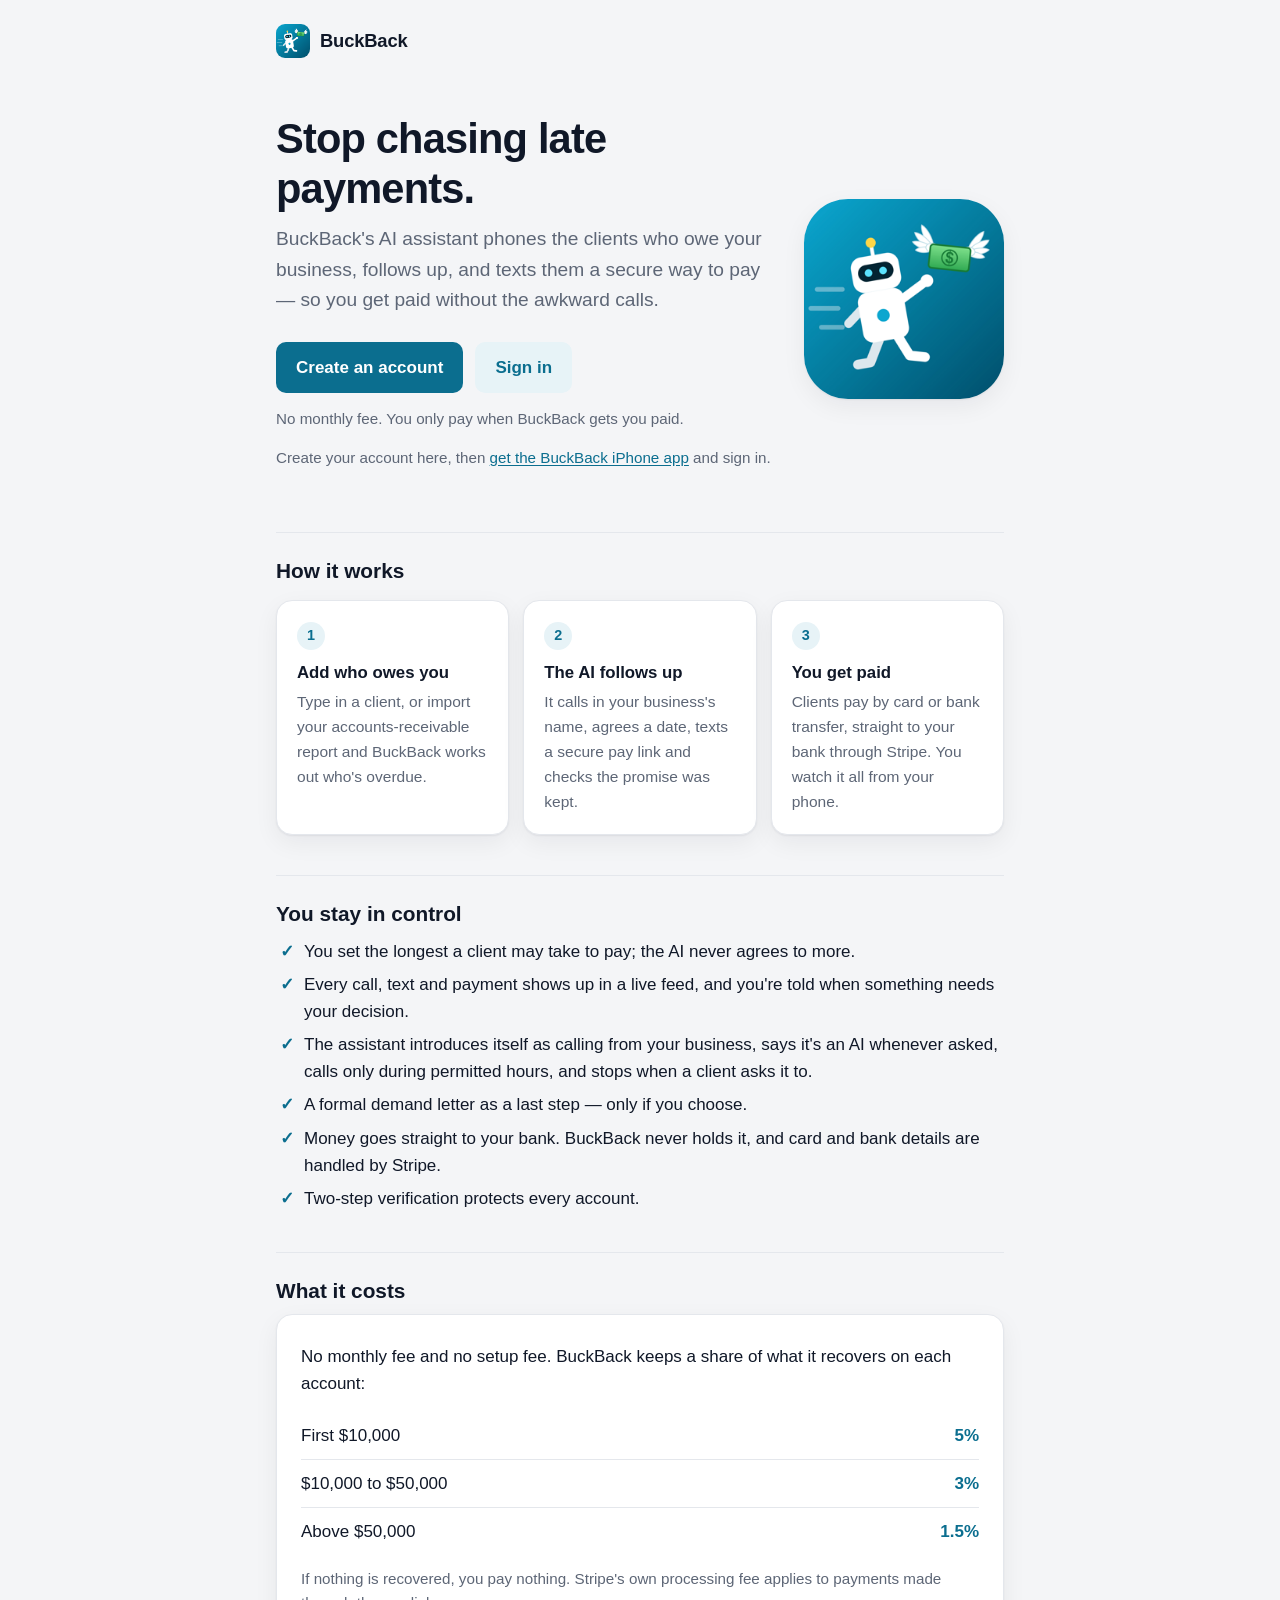
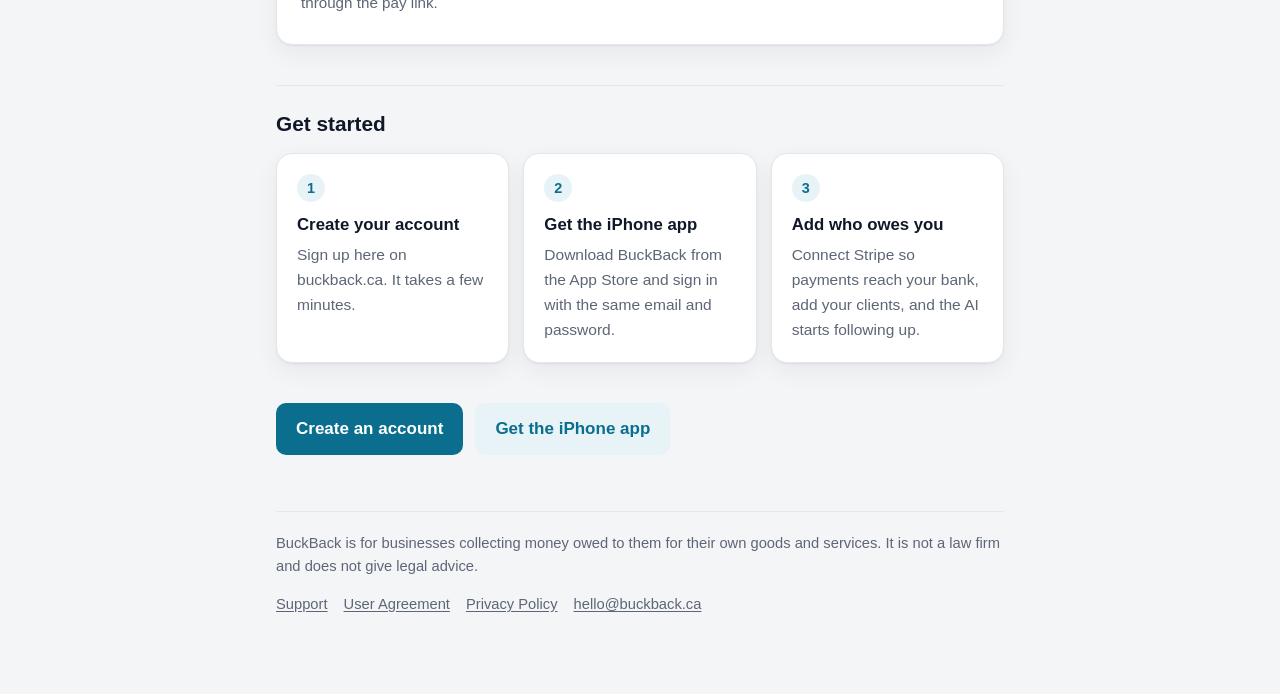
<file: index.html>
<!doctype html>
<html lang="en">
<head>
<meta charset="utf-8">
<meta name="viewport" content="width=device-width, initial-scale=1">
<title>BuckBack — your AI collections assistant</title>
<meta name="description" content="BuckBack's AI assistant phones the clients who owe your business, follows up, and texts them a secure way to pay. No monthly fee.">
<link rel="icon" href="favicon.png">
<link rel="apple-touch-icon" href="apple-touch-icon.png">
<link rel="stylesheet" href="style.css">
</head>
<body>
<main>
<p class="back"><a href="index.html">BuckBack</a></p>

<section class="hero">
  <div>
    <h1>Stop chasing late payments.</h1>
    <p class="lede">BuckBack's AI assistant phones the clients who owe your business, follows up, and texts them a
      secure way to pay — so you get paid without the awkward calls.</p>
    <div class="cta-row">
      <a class="btn" href="signup.html">Create an account</a>
      <a class="btn secondary" href="signup.html#signin">Sign in</a>
    </div>
    <p class="meta" style="margin-top: 14px">No monthly fee. You only pay when BuckBack gets you paid.</p>
    <p class="meta">Create your account here, then <a href="https://apps.apple.com/ca/app/buckback/id6818407466">get the
      BuckBack iPhone app</a> and sign in.</p>
  </div>
  <img class="hero-art" src="icon.png" alt="">
</section>

<h2>How it works</h2>
<div class="cards">
  <div class="panel">
    <span class="num">1</span>
    <h3>Add who owes you</h3>
    <p>Type in a client, or import your accounts-receivable report and BuckBack works out who's overdue.</p>
  </div>
  <div class="panel">
    <span class="num">2</span>
    <h3>The AI follows up</h3>
    <p>It calls in your business's name, agrees a date, texts a secure pay link and checks the promise was kept.</p>
  </div>
  <div class="panel">
    <span class="num">3</span>
    <h3>You get paid</h3>
    <p>Clients pay by card or bank transfer, straight to your bank through Stripe. You watch it all from your phone.</p>
  </div>
</div>

<h2>You stay in control</h2>
<ul class="ticks">
  <li>You set the longest a client may take to pay; the AI never agrees to more.</li>
  <li>Every call, text and payment shows up in a live feed, and you're told when something needs your decision.</li>
  <li>The assistant introduces itself as calling from your business, says it's an AI whenever asked, calls only during permitted hours, and
    stops when a client asks it to.</li>
  <li>A formal demand letter as a last step — only if you choose.</li>
  <li>Money goes straight to your bank. BuckBack never holds it, and card and bank details are handled by Stripe.</li>
  <li>Two-step verification protects every account.</li>
</ul>

<h2>What it costs</h2>
<div class="panel">
  <p>No monthly fee and no setup fee. BuckBack keeps a share of what it recovers on each account:</p>
  <ul class="rates">
    <li><span>First $10,000</span><strong>5%</strong></li>
    <li><span>$10,000 to $50,000</span><strong>3%</strong></li>
    <li><span>Above $50,000</span><strong>1.5%</strong></li>
  </ul>
  <p class="meta" style="margin-top: 12px">If nothing is recovered, you pay nothing. Stripe's own processing fee
    applies to payments made through the pay link.</p>
</div>

<h2>Get started</h2>
<div class="cards">
  <div class="panel">
    <span class="num">1</span>
    <h3>Create your account</h3>
    <p>Sign up here on buckback.ca. It takes a few minutes.</p>
  </div>
  <div class="panel">
    <span class="num">2</span>
    <h3>Get the iPhone app</h3>
    <p>Download BuckBack from the App Store and sign in with the same email and password.</p>
  </div>
  <div class="panel">
    <span class="num">3</span>
    <h3>Add who owes you</h3>
    <p>Connect Stripe so payments reach your bank, add your clients, and the AI starts following up.</p>
  </div>
</div>

<div class="cta-row" style="margin-top: 28px">
  <a class="btn" href="signup.html">Create an account</a>
  <a class="btn secondary" href="https://apps.apple.com/ca/app/buckback/id6818407466">Get the iPhone app</a>
</div>

<footer>
  <p>BuckBack is for businesses collecting money owed to them for their own goods and services. It is not a law
    firm and does not give legal advice.</p>
  <p><a href="support.html">Support</a><a href="terms.html">User Agreement</a><a href="privacy.html">Privacy Policy</a><a href="mailto:hello@buckback.ca">hello@buckback.ca</a></p>
</footer>
</main>
</body>
</html>
</file>
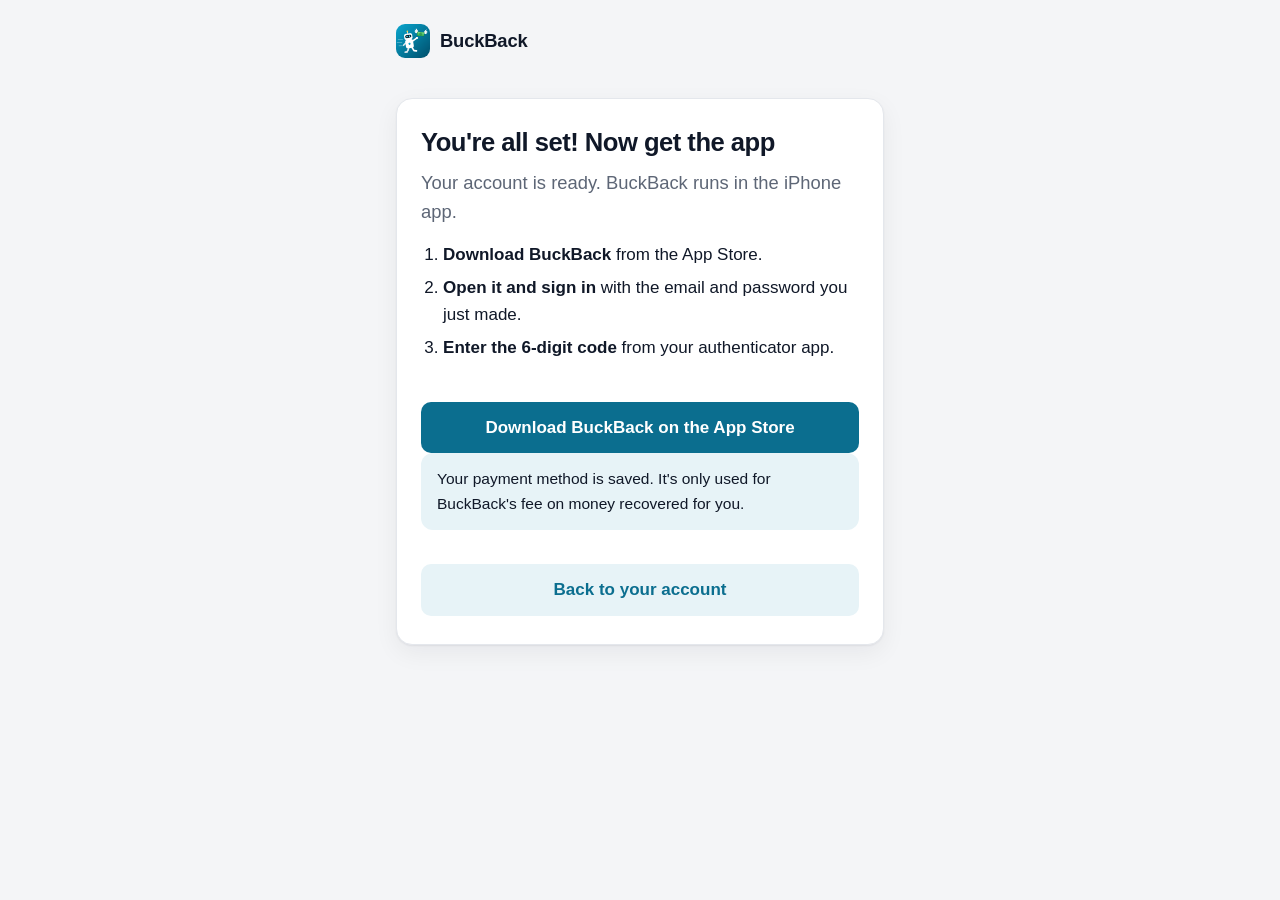
<file: billing-done.html>
<!doctype html>
<html lang="en">
<head>
<meta charset="utf-8">
<meta name="viewport" content="width=device-width, initial-scale=1">
<title>Billing · BuckBack</title>
<link rel="icon" href="favicon.png">
<link rel="stylesheet" href="style.css">
</head>
<body>
<main class="narrow">
<p class="back"><a href="index.html">BuckBack</a></p>
<div class="panel">
<h1 id="title">You're all set! Now get the app</h1>
<p class="lede" id="body">Your account is ready. BuckBack runs in the iPhone app.</p>
<div id="get-app">
<ol class="next-steps">
  <li><strong>Download BuckBack</strong> from the App Store.</li>
  <li><strong>Open it and sign in</strong> with the email and password you just made.</li>
  <li><strong>Enter the 6-digit code</strong> from your authenticator app.</li>
</ol>
<a class="btn" href="https://apps.apple.com/ca/app/buckback/id6818407466">Download BuckBack on the App Store</a>
</div>
<p class="note">Your payment method is saved. It's only used for BuckBack's fee on money recovered for you.</p>
<a class="btn secondary" href="signup.html">Back to your account</a>
</div>
</main>
<script>
  if (new URLSearchParams(location.search).get('cancelled')) {
    document.getElementById('title').textContent = 'Nothing saved';
    document.getElementById('body').textContent =
      'No payment method was added. BuckBack can’t start until there is one — go back to your account to add it.';
    document.getElementById('get-app').remove();
  }
</script>
</body>
</html>
</file>
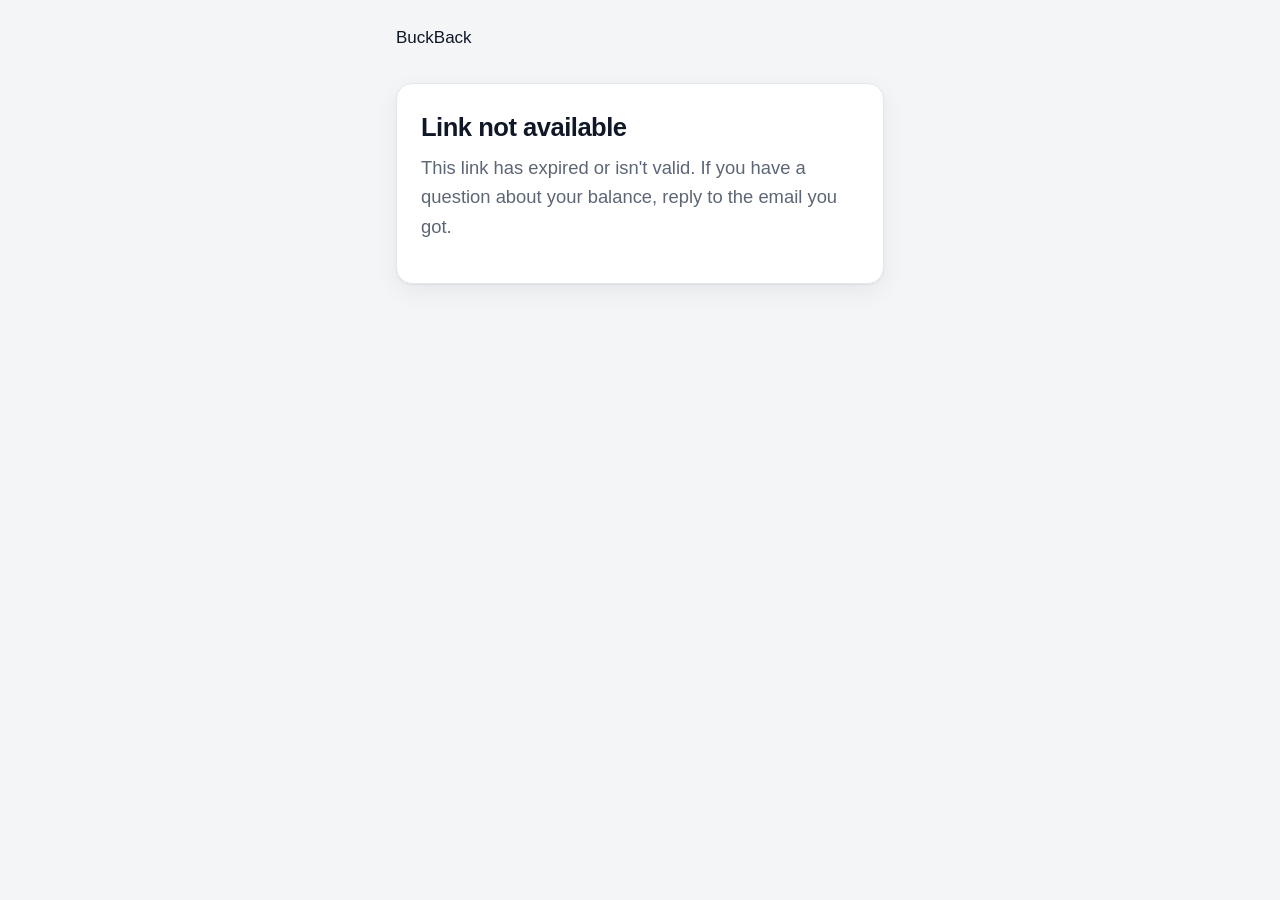
<file: confirm-paid.html>
<!doctype html>
<html lang="en">
<head>
<meta charset="utf-8">
<meta name="viewport" content="width=device-width, initial-scale=1">
<meta name="robots" content="noindex">
<title>Confirm your payment</title>
<link rel="icon" href="favicon.png">
<link rel="stylesheet" href="style.css">
<style>
  .field { margin: 0 0 16px; }
  .field label { display: block; font-weight: 600; margin-bottom: 6px; }
  .field select, .field input { width: 100%; box-sizing: border-box; font: inherit; padding: 10px 12px;
    border: 1px solid #d0d5dd; border-radius: 8px; background: #fff; }
  button.btn { border: 0; cursor: pointer; font: inherit; }
  .error { color: #b42318; }
</style>
</head>
<body>
<main class="narrow">
<p class="back">BuckBack</p>
<div class="panel">

<div id="loading"><p class="lede">One moment…</p></div>

<div id="form" hidden>
  <h1>Already paid?</h1>
  <p class="lede">Let us know how you paid your <strong id="amount"></strong> balance with <strong class="biz"></strong>,
    and you'll get a receipt by email once they confirm it.</p>
  <div class="field">
    <label for="how">How did you pay?</label>
    <select id="how">
      <option value="cash">Cash</option>
      <option value="cheque">Cheque</option>
      <option value="etransfer">E-transfer</option>
      <option value="card">Card</option>
      <option value="other">Another way</option>
    </select>
  </div>
  <div class="field">
    <label for="when">When? <span style="font-weight:400;color:#687076">(roughly is fine)</span></label>
    <input id="when" type="date">
  </div>
  <button id="send" class="btn" type="button">Confirm my payment</button>
  <p id="err" class="error" hidden>Something went wrong. Please try again, or reply to the email you got.</p>
  <p class="below">Haven't paid? There's nothing to do. Your balance is closed.</p>
</div>

<div id="done" hidden>
  <h1>Thanks, we've got it</h1>
  <p class="lede">We've asked <strong class="biz"></strong> to confirm your payment. Once they do, your receipt will be emailed to you.</p>
</div>

<div id="claimed" hidden>
  <h1>Already received</h1>
  <p class="lede">You've already told us you paid. <strong class="biz"></strong> has been asked to confirm it, and your receipt will follow by email.</p>
</div>

<div id="paid" hidden>
  <h1>All settled</h1>
  <p class="lede">This balance is recorded as paid. Nothing more to do.</p>
</div>

<div id="gone" hidden>
  <h1>Link not available</h1>
  <p class="lede">This link has expired or isn't valid. If you have a question about your balance, reply to the email you got.</p>
</div>

</div>
</main>
<script>
  // From the "your balance is closed" email (close-account): the client says
  // they already paid → confirm-paid opens a payment claim the business must
  // confirm, and a receipt is emailed once they do.
  var API = 'https://oovhtrvglvmykjqiioim.supabase.co/functions/v1/confirm-paid';
  var t = new URLSearchParams(location.search).get('t') || '';
  function show(id) {
    ['loading', 'form', 'done', 'claimed', 'paid', 'gone'].forEach(function (x) {
      document.getElementById(x).hidden = x !== id;
    });
  }
  function call(body) {
    return fetch(API, { method: 'POST', headers: { 'Content-Type': 'application/json' }, body: JSON.stringify(body) })
      .then(function (r) { return r.json(); });
  }
  function fill(d) {
    document.querySelectorAll('.biz').forEach(function (el) { el.textContent = d.business || 'the business'; });
    if (d.amount) document.getElementById('amount').textContent = d.amount;
  }
  document.getElementById('when').max = new Date().toISOString().slice(0, 10);
  call({ t: t }).then(function (d) {
    fill(d);
    show(d.status === 'open' ? 'form' : d.status === 'claimed' ? 'claimed' : d.status === 'paid' ? 'paid' : 'gone');
  }).catch(function () { show('gone'); });
  document.getElementById('send').onclick = function () {
    var btn = this;
    btn.disabled = true;
    document.getElementById('err').hidden = true;
    call({ t: t, how: document.getElementById('how').value, when: document.getElementById('when').value })
      .then(function (d) {
        fill(d);
        if (d.status === 'received') show('done');
        else if (d.status === 'claimed') show('claimed');
        else if (d.status === 'paid') show('paid');
        else if (d.error) { document.getElementById('err').hidden = false; btn.disabled = false; }
        else show('gone');
      })
      .catch(function () { document.getElementById('err').hidden = false; btn.disabled = false; });
  };
</script>
</body>
</html>
</file>
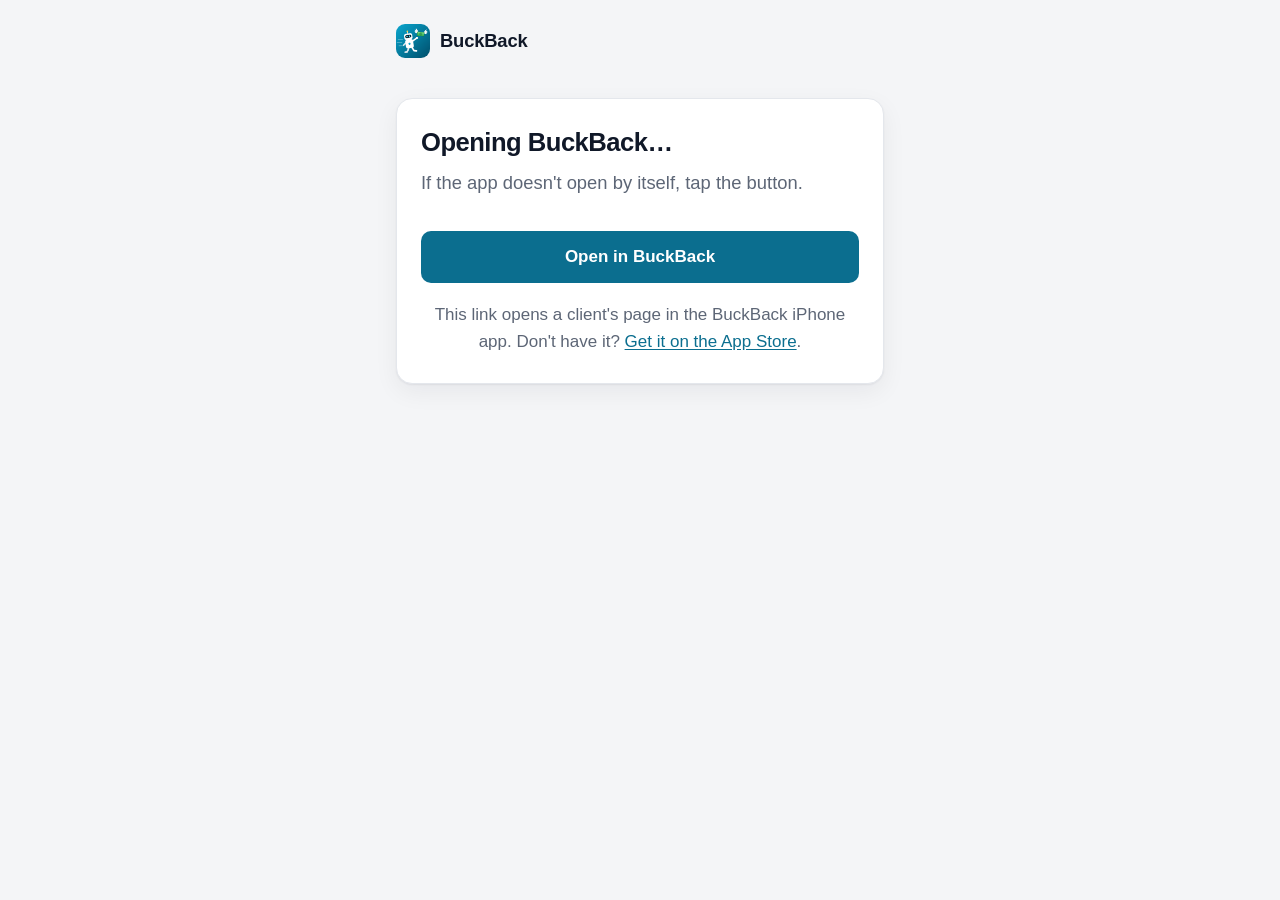
<file: open.html>
<!doctype html>
<html lang="en">
<head>
<meta charset="utf-8">
<meta name="viewport" content="width=device-width, initial-scale=1">
<meta name="robots" content="noindex">
<title>Open in BuckBack</title>
<link rel="icon" href="favicon.png">
<link rel="stylesheet" href="style.css">
</head>
<body>
<main class="narrow">
<p class="back"><a href="index.html">BuckBack</a></p>
<div class="panel">
<h1>Opening BuckBack…</h1>
<p class="lede">If the app doesn't open by itself, tap the button.</p>
<a id="open" class="btn" href="buckback://">Open in BuckBack</a>
<p class="below">This link opens a client's page in the BuckBack iPhone app. Don't have it?
  <a href="https://apps.apple.com/ca/app/buckback/id6818407466">Get it on the App Store</a>.</p>
</div>
</main>
<script>
  // Links in BuckBack's emails (the daily call report) come here, because
  // some mail apps won't open an app link directly: buckback.ca/open.html?client=<id>
  // → buckback://client/<id>, which the app opens on that client's page.
  var id = new URLSearchParams(location.search).get('client') || '';
  if (/^[0-9a-f-]{36}$/i.test(id)) {
    var url = 'buckback://client/' + id;
    document.getElementById('open').href = url;
    location.href = url;
  }
</script>
</body>
</html>
</file>
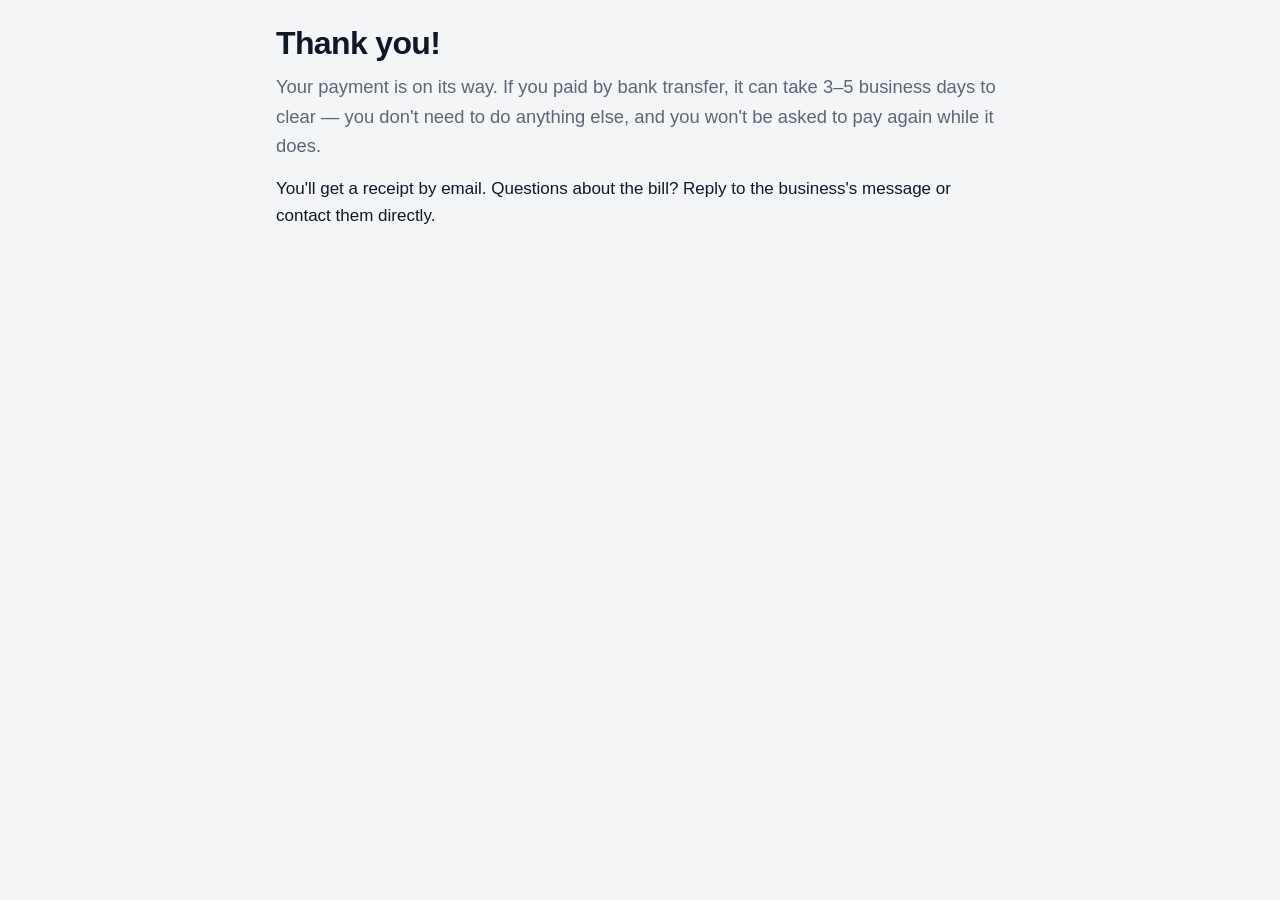
<file: paid.html>
<!doctype html>
<html lang="en">
<head>
<meta charset="utf-8">
<meta name="viewport" content="width=device-width, initial-scale=1">
<title>Payment received · BuckBack</title>
<link rel="stylesheet" href="style.css">
</head>
<body>
<main>
<h1 id="title">Thank you!</h1>
<p class="lede" id="body">Your payment is on its way. If you paid by bank transfer, it can take
3–5 business days to clear — you don't need to do anything else, and you won't be asked to pay
again while it does.</p>
<p>You'll get a receipt by email. Questions about the bill? Reply to the business's message or
contact them directly.</p>
</main>
<script>
  if (new URLSearchParams(location.search).get('already')) {
    document.getElementById('title').textContent = 'Already paid';
    document.getElementById('body').textContent =
      "This balance has already been paid — there's nothing more to pay. Thank you!";
  }
</script>
</body>
</html>
</file>
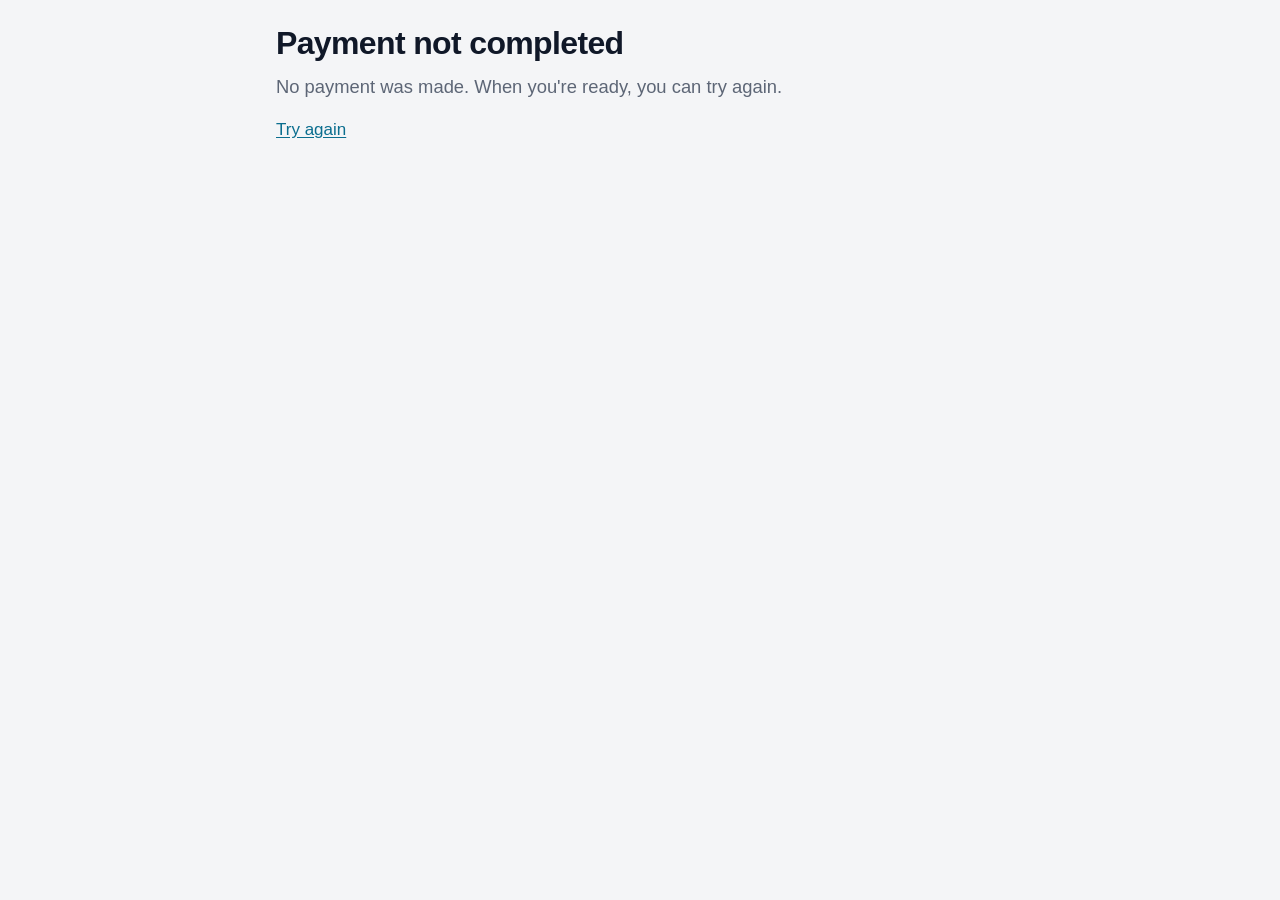
<file: pay-cancelled.html>
<!doctype html>
<html lang="en">
<head>
<meta charset="utf-8">
<meta name="viewport" content="width=device-width, initial-scale=1">
<title>Payment not completed · BuckBack</title>
<link rel="stylesheet" href="style.css">
</head>
<body>
<main>
<h1>Payment not completed</h1>
<p class="lede">No payment was made. When you're ready, you can try again.</p>
<p><a id="again" href="#">Try again</a></p>
</main>
<script>
  var t = new URLSearchParams(location.search).get('t') || '';
  document.getElementById('again').href = 'pay.html?t=' + encodeURIComponent(t);
</script>
</body>
</html>
</file>
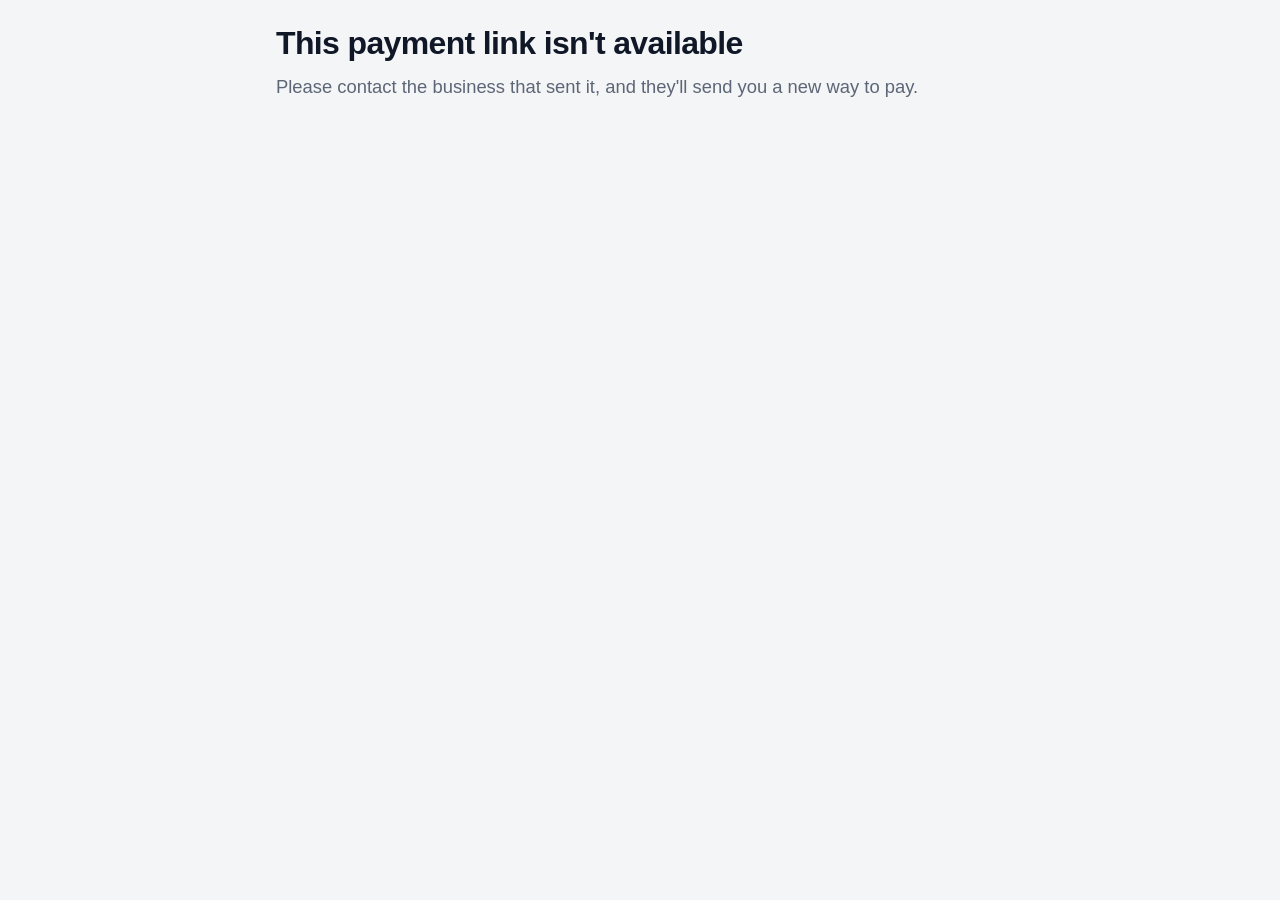
<file: pay-unavailable.html>
<!doctype html>
<html lang="en">
<head>
<meta charset="utf-8">
<meta name="viewport" content="width=device-width, initial-scale=1">
<title>Payment unavailable · BuckBack</title>
<link rel="stylesheet" href="style.css">
</head>
<body>
<main>
<h1>This payment link isn't available</h1>
<p class="lede" id="why">Please contact the business that sent it, and they'll send you a new way to pay.</p>
</main>
<script>
  var reasons = {
    notfound: "This link isn't valid. Please check you opened the full link from the message, or contact the business that sent it.",
    setup: "The business isn't set up to take online payments yet. Please contact them to arrange payment.",
    nothing: "There's nothing to pay on this account right now.",
    method: "Online payment isn't available for this balance. Please contact the business to arrange payment.",
    error: "Something went wrong opening the payment page. Please try the link again in a few minutes.",
    large: "This balance is too large to pay online. Please pay by EFT or cheque using the payment details in the message from the business, or contact them for details.",
  };
  var r = new URLSearchParams(location.search).get('r');
  if (reasons[r]) document.getElementById('why').textContent = reasons[r];
</script>
</body>
</html>
</file>
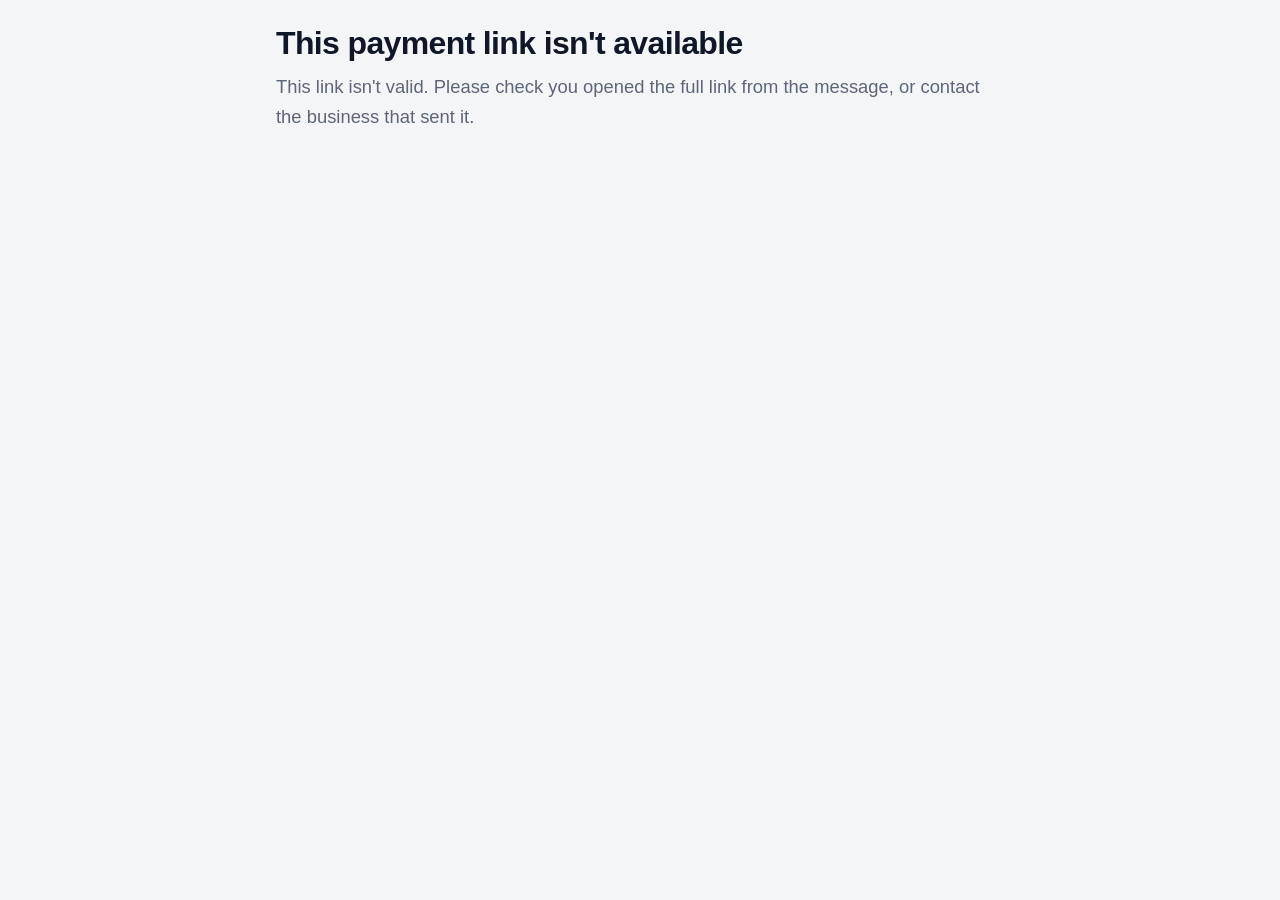
<file: pay.html>
<!doctype html>
<html lang="en">
<head>
<meta charset="utf-8">
<meta name="viewport" content="width=device-width, initial-scale=1">
<title>Secure payment · BuckBack</title>
<link rel="stylesheet" href="style.css">
<script>
  // Opens a fresh secure Stripe checkout for this account's current balance.
  (function () {
    var t = new URLSearchParams(location.search).get('t') || '';
    if (/^[a-f0-9]{32}$/.test(t)) {
      location.replace('https://oovhtrvglvmykjqiioim.supabase.co/functions/v1/pay?t=' + t);
    } else {
      location.replace('pay-unavailable.html?r=notfound');
    }
  })();
</script>
</head>
<body>
<main>
<h1>Opening secure payment…</h1>
<p class="lede">You'll be taken to Stripe to pay by card or bank transfer.</p>
</main>
</body>
</html>
</file>
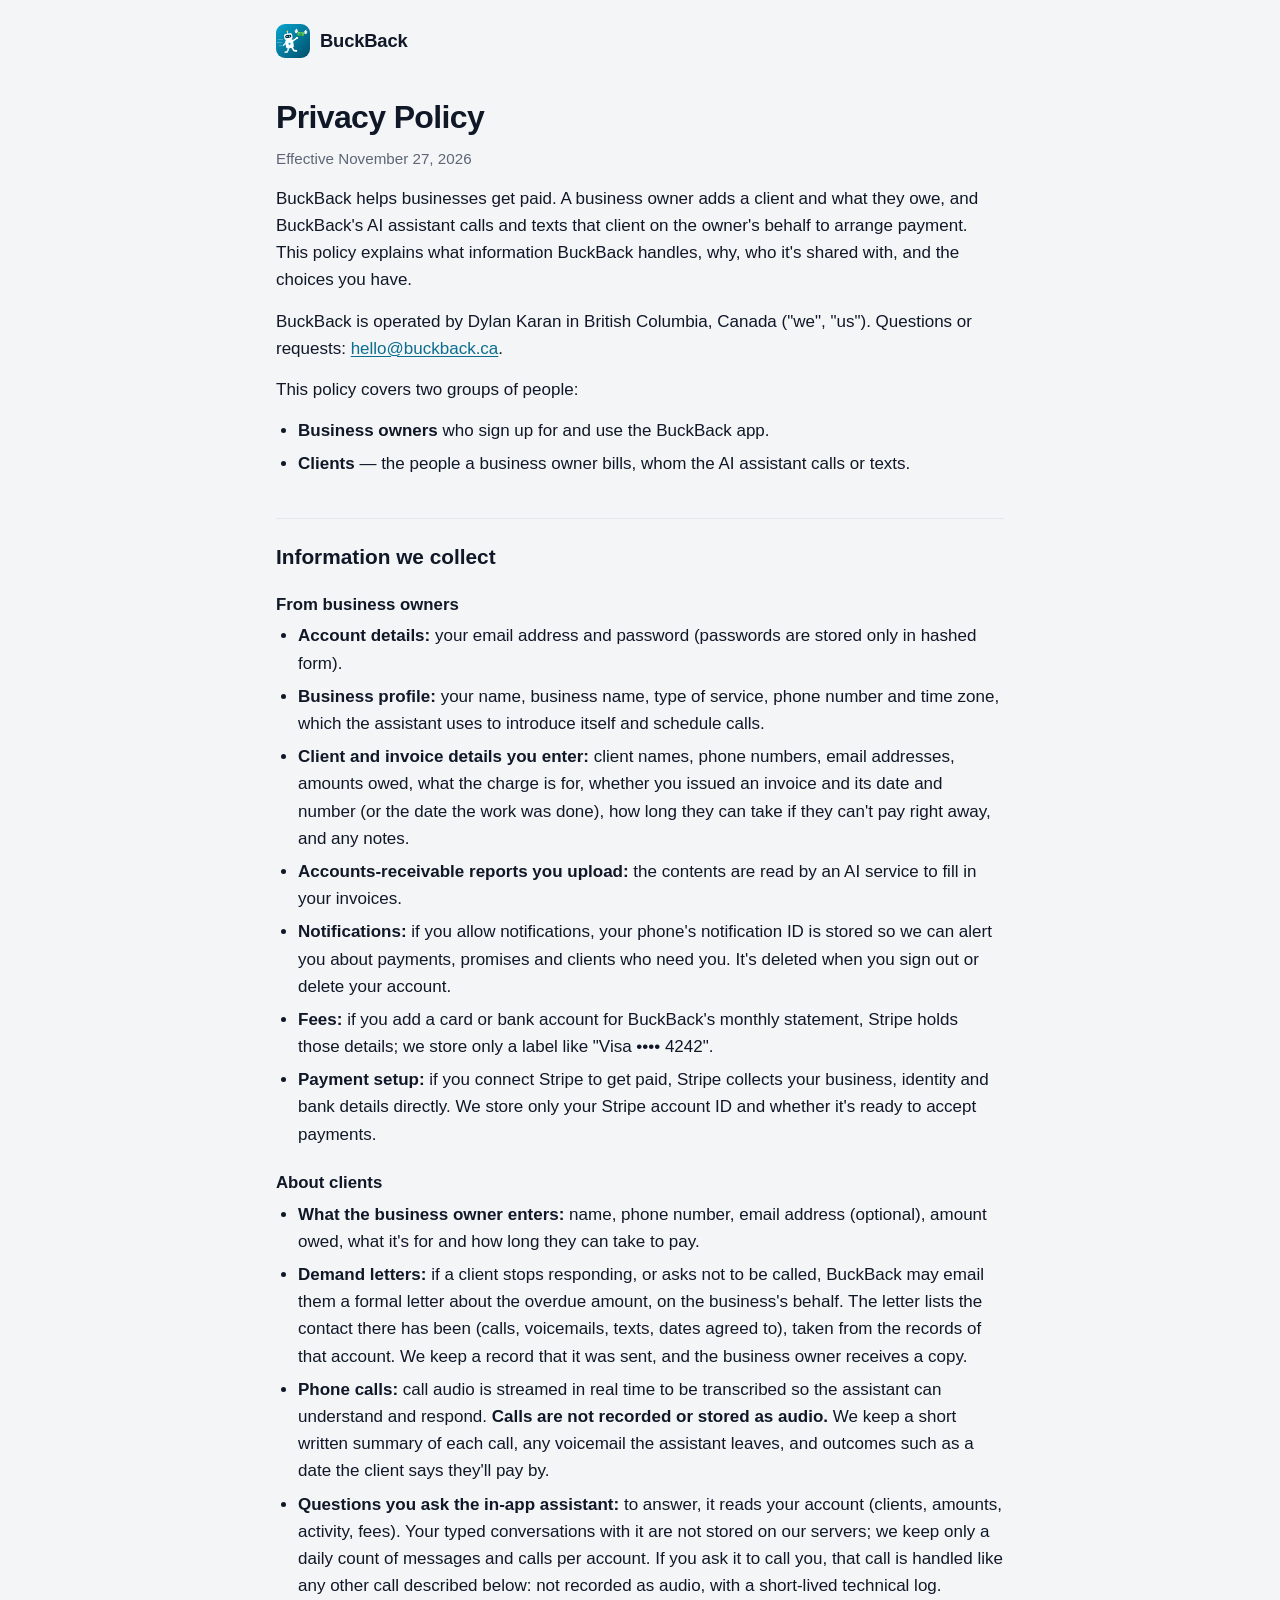
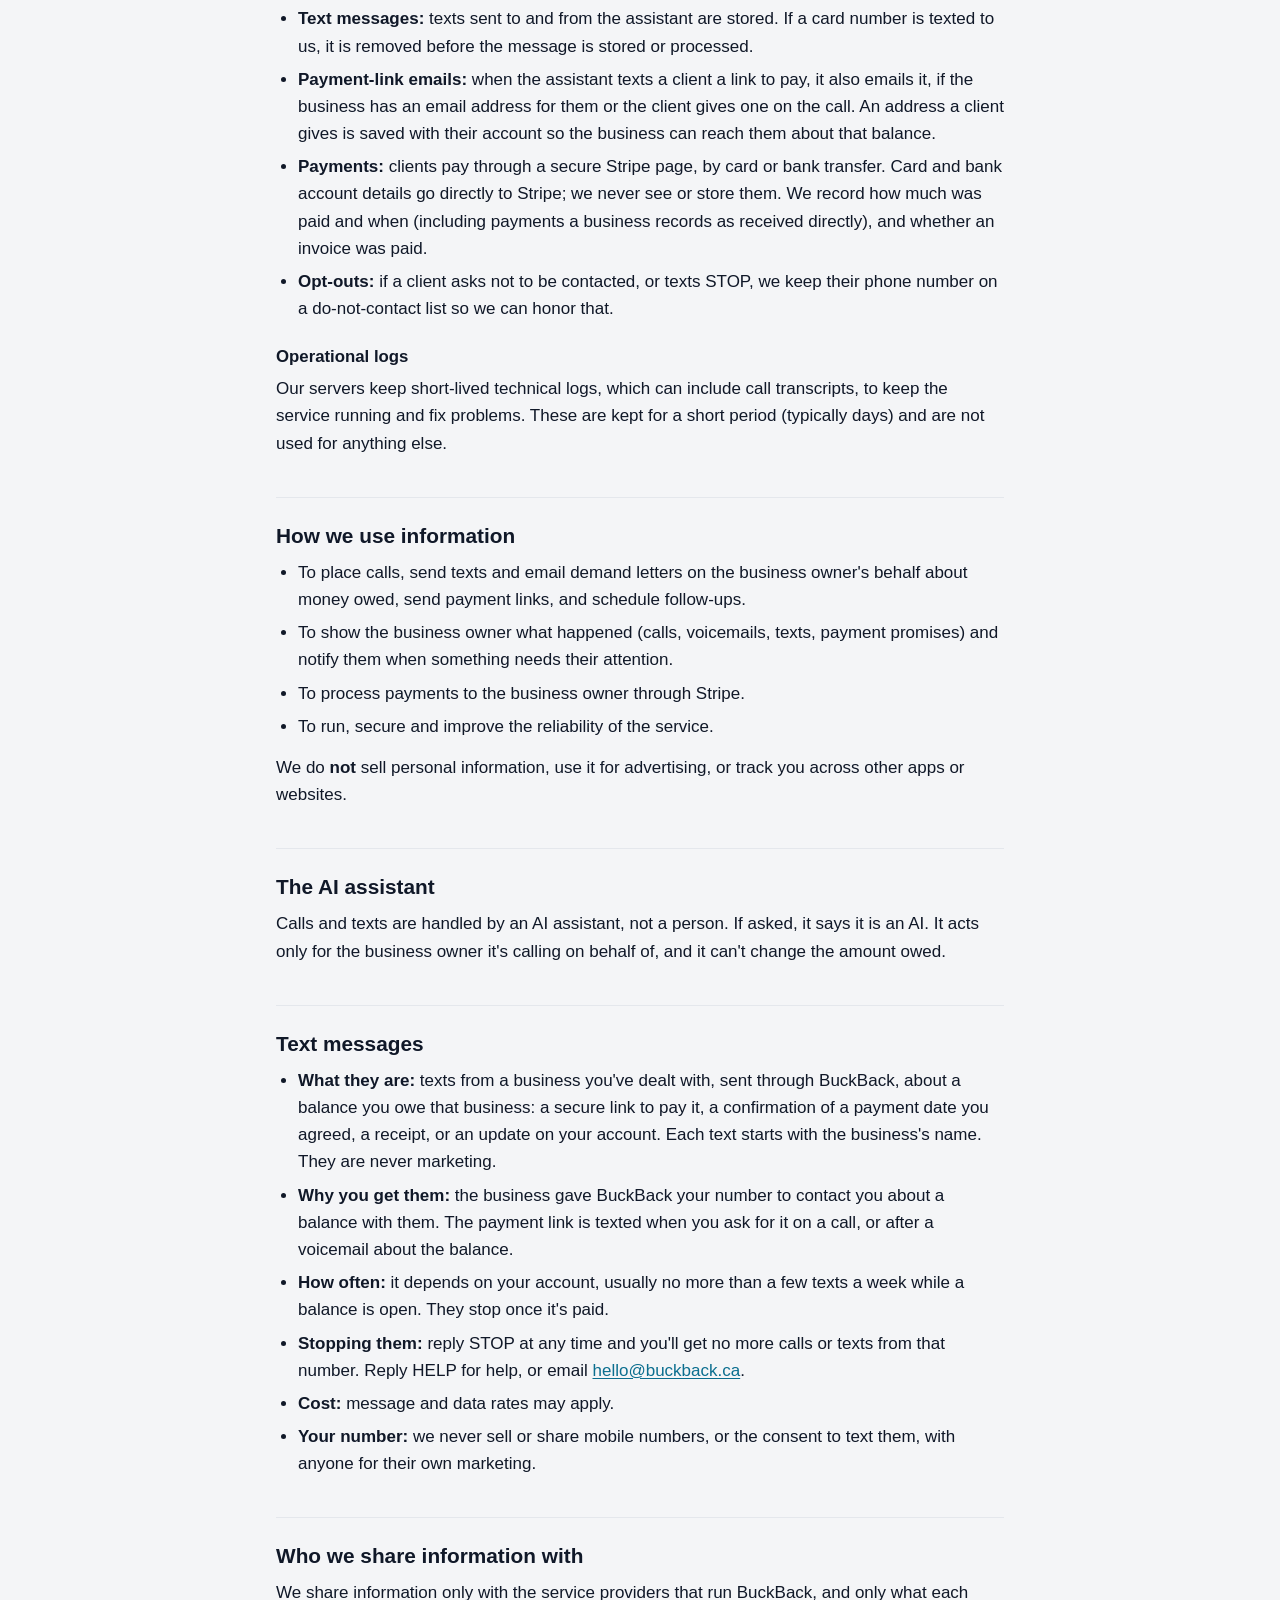
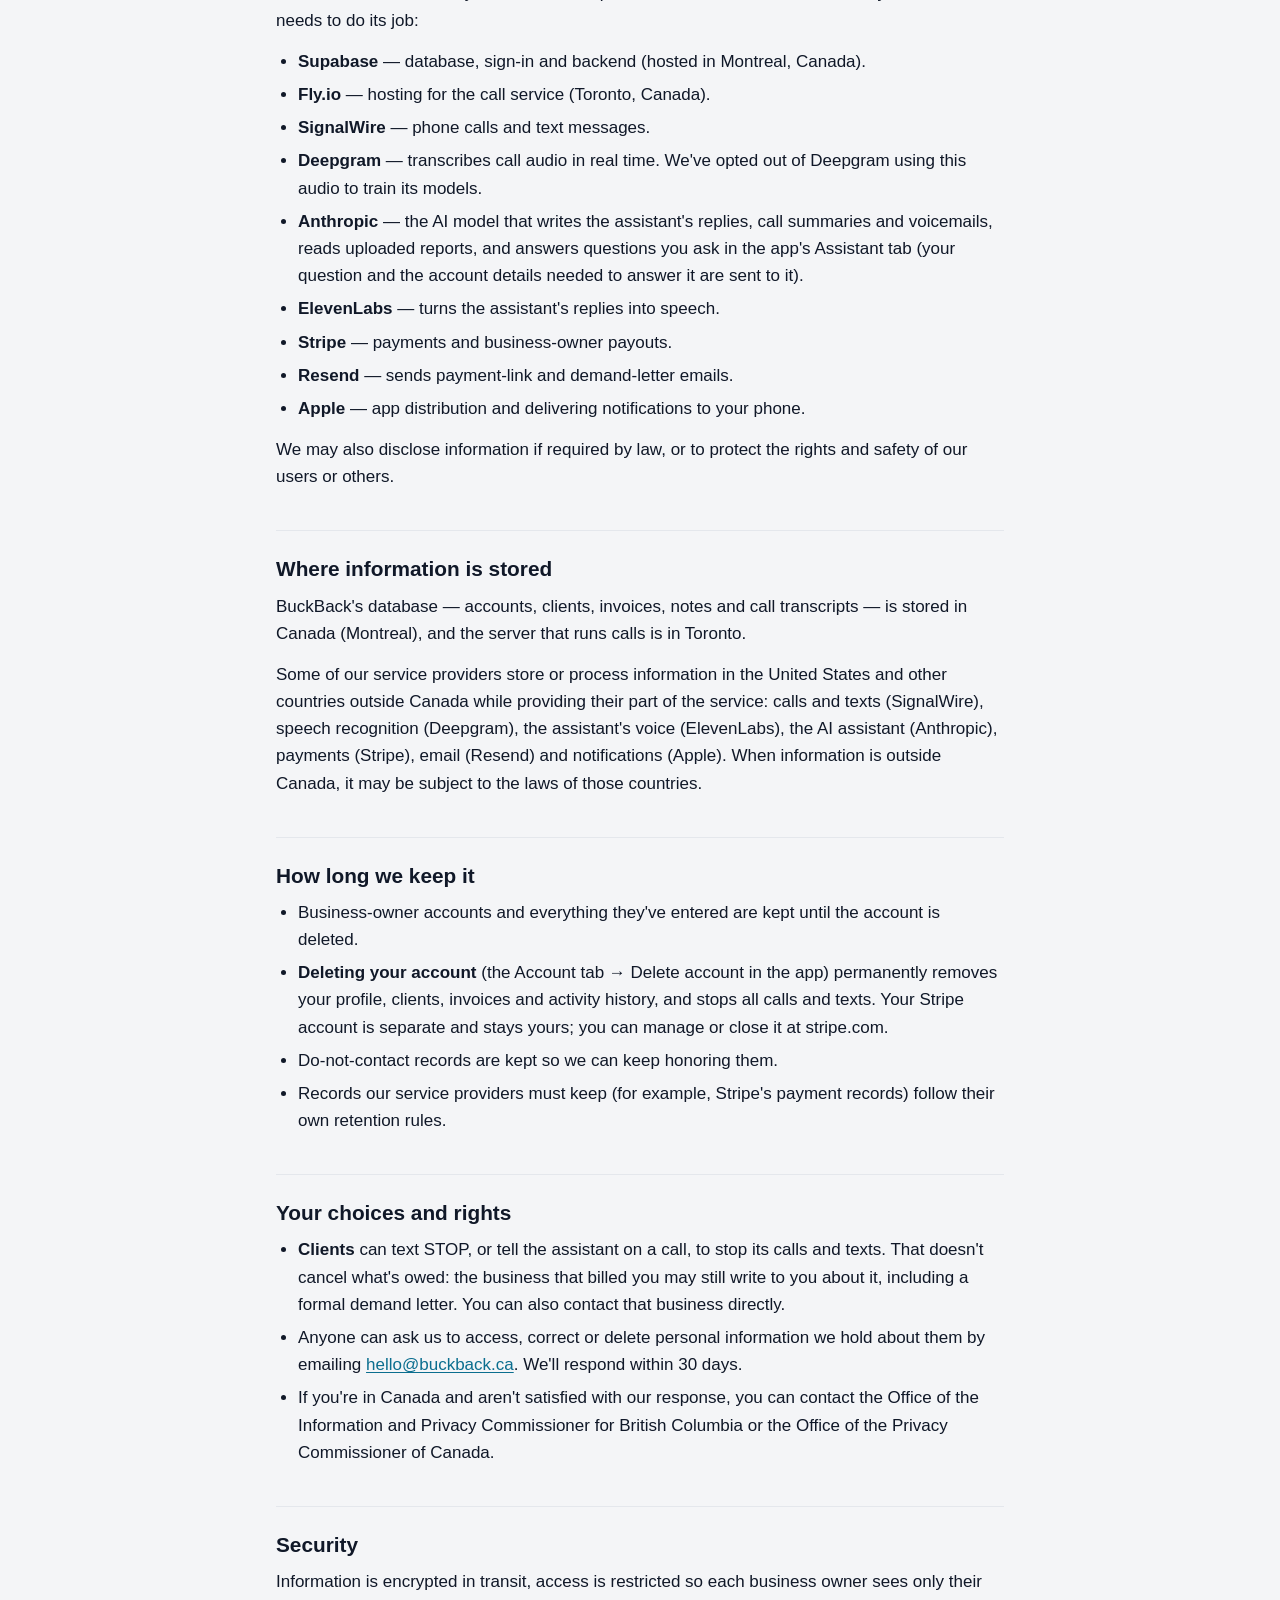
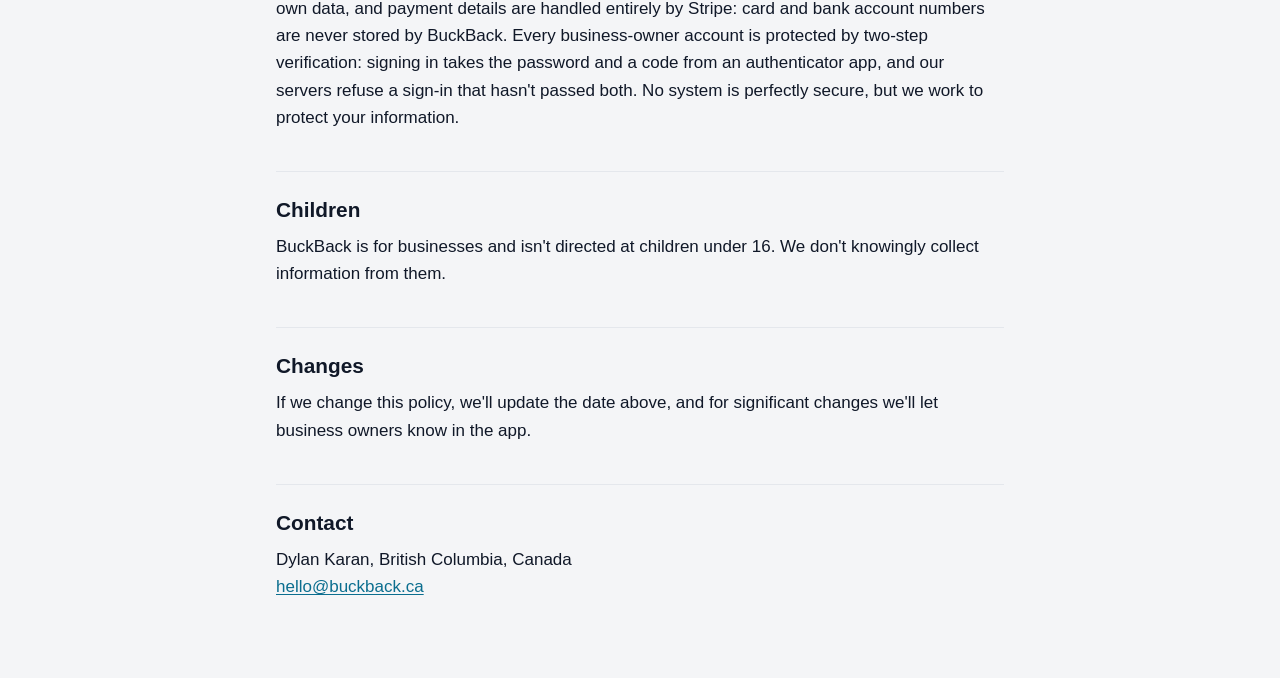
<file: privacy.html>
<!doctype html>
<html lang="en">
<head>
<meta charset="utf-8">
<meta name="viewport" content="width=device-width, initial-scale=1">
<title>BuckBack Privacy Policy</title>
<link rel="stylesheet" href="style.css">
</head>
<body>
<main>
<!-- Not a link: the app opens this page, and the home page offers sign-up (App Store 3.1.1). -->
<p class="back"><span>BuckBack</span></p>
<h1>Privacy Policy</h1>
<p class="meta">Effective November 27, 2026</p>

<p>BuckBack helps businesses get paid. A business owner adds a client and what they owe, and
BuckBack's AI assistant calls and texts that client on the owner's behalf to arrange payment.
This policy explains what information BuckBack handles, why, who it's shared with, and the
choices you have.</p>

<p>BuckBack is operated by Dylan Karan in British Columbia, Canada ("we", "us"). Questions or
requests: <a href="mailto:hello@buckback.ca">hello@buckback.ca</a>.</p>

<p>This policy covers two groups of people:</p>
<ul>
  <li><strong>Business owners</strong> who sign up for and use the BuckBack app.</li>
  <li><strong>Clients</strong> — the people a business owner bills, whom the AI assistant calls
    or texts.</li>
</ul>

<h2>Information we collect</h2>

<h3>From business owners</h3>
<ul>
  <li><strong>Account details:</strong> your email address and password (passwords are stored
    only in hashed form).</li>
  <li><strong>Business profile:</strong> your name, business name, type of service, phone number
    and time zone, which the assistant uses to introduce itself and schedule calls.</li>
  <li><strong>Client and invoice details you enter:</strong> client names, phone numbers, email
    addresses, amounts owed, what the charge is for, whether you issued an invoice and its date
    and number (or the date the work was done), how long they can take if they can't pay right
    away, and any notes.</li>
  <li><strong>Accounts-receivable reports you upload:</strong> the contents are read by an AI
    service to fill in your invoices.</li>
  <li><strong>Notifications:</strong> if you allow notifications, your phone's notification ID is
    stored so we can alert you about payments, promises and clients who need you. It's deleted when
    you sign out or delete your account.</li>
  <li><strong>Fees:</strong> if you add a card or bank account for BuckBack's monthly statement,
    Stripe holds those details; we store only a label like "Visa •••• 4242".</li>
  <li><strong>Payment setup:</strong> if you connect Stripe to get paid, Stripe collects your
    business, identity and bank details directly. We store only your Stripe account ID and
    whether it's ready to accept payments.</li>
</ul>

<h3>About clients</h3>
<ul>
  <li><strong>What the business owner enters:</strong> name, phone number, email address (optional),
    amount owed, what it's for and how long they can take to pay.</li>
  <li><strong>Demand letters:</strong> if a client stops responding, or asks not to be called,
    BuckBack may email them a formal letter about the overdue amount, on the business's behalf.
    The letter lists the contact there has been (calls, voicemails, texts, dates agreed to), taken
    from the records of that account. We keep a record that it was sent, and the business owner
    receives a copy.</li>
  <li><strong>Phone calls:</strong> call audio is streamed in real time to be transcribed so the
    assistant can understand and respond. <strong>Calls are not recorded or stored as
    audio.</strong> We keep a short written summary of each call, any voicemail the assistant
    leaves, and outcomes such as a date the client says they'll pay by.</li>
  <li><strong>Questions you ask the in-app assistant:</strong> to answer, it reads your account
    (clients, amounts, activity, fees). Your typed conversations with it are not stored on our
    servers; we keep only a daily count of messages and calls per account. If you ask it to call
    you, that call is handled like any other call described below: not recorded as audio, with a
    short-lived technical log.</li>
  <li><strong>Text messages:</strong> texts sent to and from the assistant are stored. If a card
    number is texted to us, it is removed before the message is stored or processed.</li>
  <li><strong>Payment-link emails:</strong> when the assistant texts a client a link to pay, it
    also emails it, if the business has an email address for them or the client gives one on the
    call. An address a client gives is saved with their account so the business can reach them
    about that balance.</li>
  <li><strong>Payments:</strong> clients pay through a secure Stripe page, by card or bank
    transfer. Card and bank account details go directly to Stripe; we never see or store them.
    We record how much was paid and when (including payments a business records as received
    directly), and whether an invoice was
    paid.</li>
  <li><strong>Opt-outs:</strong> if a client asks not to be contacted, or texts STOP, we keep their
    phone number on a do-not-contact list so we can honor that.</li>
</ul>

<h3>Operational logs</h3>
<p>Our servers keep short-lived technical logs, which can include call transcripts, to keep the
service running and fix problems. These are kept for a short period (typically days) and are not
used for anything else.</p>

<h2>How we use information</h2>
<ul>
  <li>To place calls, send texts and email demand letters on the business owner's behalf about
    money owed, send payment links, and schedule follow-ups.</li>
  <li>To show the business owner what happened (calls, voicemails, texts, payment promises) and
    notify them when something needs their attention.</li>
  <li>To process payments to the business owner through Stripe.</li>
  <li>To run, secure and improve the reliability of the service.</li>
</ul>
<p>We do <strong>not</strong> sell personal information, use it for advertising, or track you
across other apps or websites.</p>

<h2>The AI assistant</h2>
<p>Calls and texts are handled by an AI assistant, not a person. If asked, it says it is an AI.
It acts only for the business owner it's calling on behalf of, and it can't change the amount
owed.</p>

<h2 id="text-messages">Text messages</h2>
<ul>
  <li><strong>What they are:</strong> texts from a business you've dealt with, sent through
    BuckBack, about a balance you owe that business: a secure link to pay it, a confirmation of a
    payment date you agreed, a receipt, or an update on your account. Each text starts with the
    business's name. They are never marketing.</li>
  <li><strong>Why you get them:</strong> the business gave BuckBack your number to contact you
    about a balance with them. The payment link is texted when you ask for it on a call, or after a
    voicemail about the balance.</li>
  <li><strong>How often:</strong> it depends on your account, usually no more than a few texts a
    week while a balance is open. They stop once it's paid.</li>
  <li><strong>Stopping them:</strong> reply STOP at any time and you'll get no more calls or texts
    from that number. Reply HELP for help, or email
    <a href="mailto:hello@buckback.ca">hello@buckback.ca</a>.</li>
  <li><strong>Cost:</strong> message and data rates may apply.</li>
  <li><strong>Your number:</strong> we never sell or share mobile numbers, or the consent to
    text them, with anyone for their own marketing.</li>
</ul>

<h2>Who we share information with</h2>
<p>We share information only with the service providers that run BuckBack, and only what each
needs to do its job:</p>
<ul>
  <li><strong>Supabase</strong> — database, sign-in and backend (hosted in Montreal, Canada).</li>
  <li><strong>Fly.io</strong> — hosting for the call service (Toronto, Canada).</li>
  <li><strong>SignalWire</strong> — phone calls and text messages.</li>
  <li><strong>Deepgram</strong> — transcribes call audio in real time. We've opted out of
    Deepgram using this audio to train its models.</li>
  <li><strong>Anthropic</strong> — the AI model that writes the assistant's replies, call summaries
    and voicemails, reads uploaded reports, and answers questions you ask in the app's Assistant
    tab (your question and the account details needed to answer it are sent to it).</li>
  <li><strong>ElevenLabs</strong> — turns the assistant's replies into speech.</li>
  <li><strong>Stripe</strong> — payments and business-owner payouts.</li>
  <li><strong>Resend</strong> — sends payment-link and demand-letter emails.</li>
  <li><strong>Apple</strong> — app distribution and delivering notifications to your phone.</li>
</ul>
<p>We may also disclose information if required by law, or to protect the rights and safety of
our users or others.</p>

<h2>Where information is stored</h2>
<p>BuckBack's database — accounts, clients, invoices, notes and call transcripts — is stored in
Canada (Montreal), and the server that runs calls is in Toronto.</p>
<p>Some of our service providers store or process information in the United States and other
countries outside Canada while providing their part of the service: calls and texts
(SignalWire), speech recognition (Deepgram), the assistant's voice (ElevenLabs), the AI
assistant (Anthropic), payments (Stripe), email (Resend) and notifications (Apple). When
information is outside Canada, it may be subject to the laws of those countries.</p>

<h2>How long we keep it</h2>
<ul>
  <li>Business-owner accounts and everything they've entered are kept until the account is
    deleted.</li>
  <li><strong>Deleting your account</strong> (the Account tab → Delete account in the app) permanently
    removes your profile, clients, invoices and activity history, and stops all calls and texts.
    Your Stripe account is separate and stays yours; you can manage or close it at
    stripe.com.</li>
  <li>Do-not-contact records are kept so we can keep honoring them.</li>
  <li>Records our service providers must keep (for example, Stripe's payment records) follow their
    own retention rules.</li>
</ul>

<h2>Your choices and rights</h2>
<ul>
  <li><strong>Clients</strong> can text STOP, or tell the assistant on a call, to stop its calls
    and texts. That doesn't cancel what's owed: the business that billed you may still write to
    you about it, including a formal demand letter. You can also contact that business directly.</li>
  <li>Anyone can ask us to access, correct or delete personal information we hold about them by
    emailing <a href="mailto:hello@buckback.ca">hello@buckback.ca</a>. We'll
    respond within 30 days.</li>
  <li>If you're in Canada and aren't satisfied with our response, you can contact the Office of
    the Information and Privacy Commissioner for British Columbia or the Office of the Privacy
    Commissioner of Canada.</li>
</ul>

<h2>Security</h2>
<p>Information is encrypted in transit, access is restricted so each business owner sees only
their own data, and payment details are handled entirely by Stripe: card and bank account numbers
are never stored by BuckBack. Every business-owner account is protected by two-step verification:
signing in takes the password and a code from an authenticator app, and our servers refuse a
sign-in that hasn't passed both. No system is perfectly secure, but we work to protect your
information.</p>

<h2>Children</h2>
<p>BuckBack is for businesses and isn't directed at children under 16. We don't knowingly
collect information from them.</p>

<h2>Changes</h2>
<p>If we change this policy, we'll update the date above, and for significant changes we'll let
business owners know in the app.</p>

<h2>Contact</h2>
<p>Dylan Karan, British Columbia, Canada<br>
<a href="mailto:hello@buckback.ca">hello@buckback.ca</a></p>
</main>
</body>
</html>
</file>
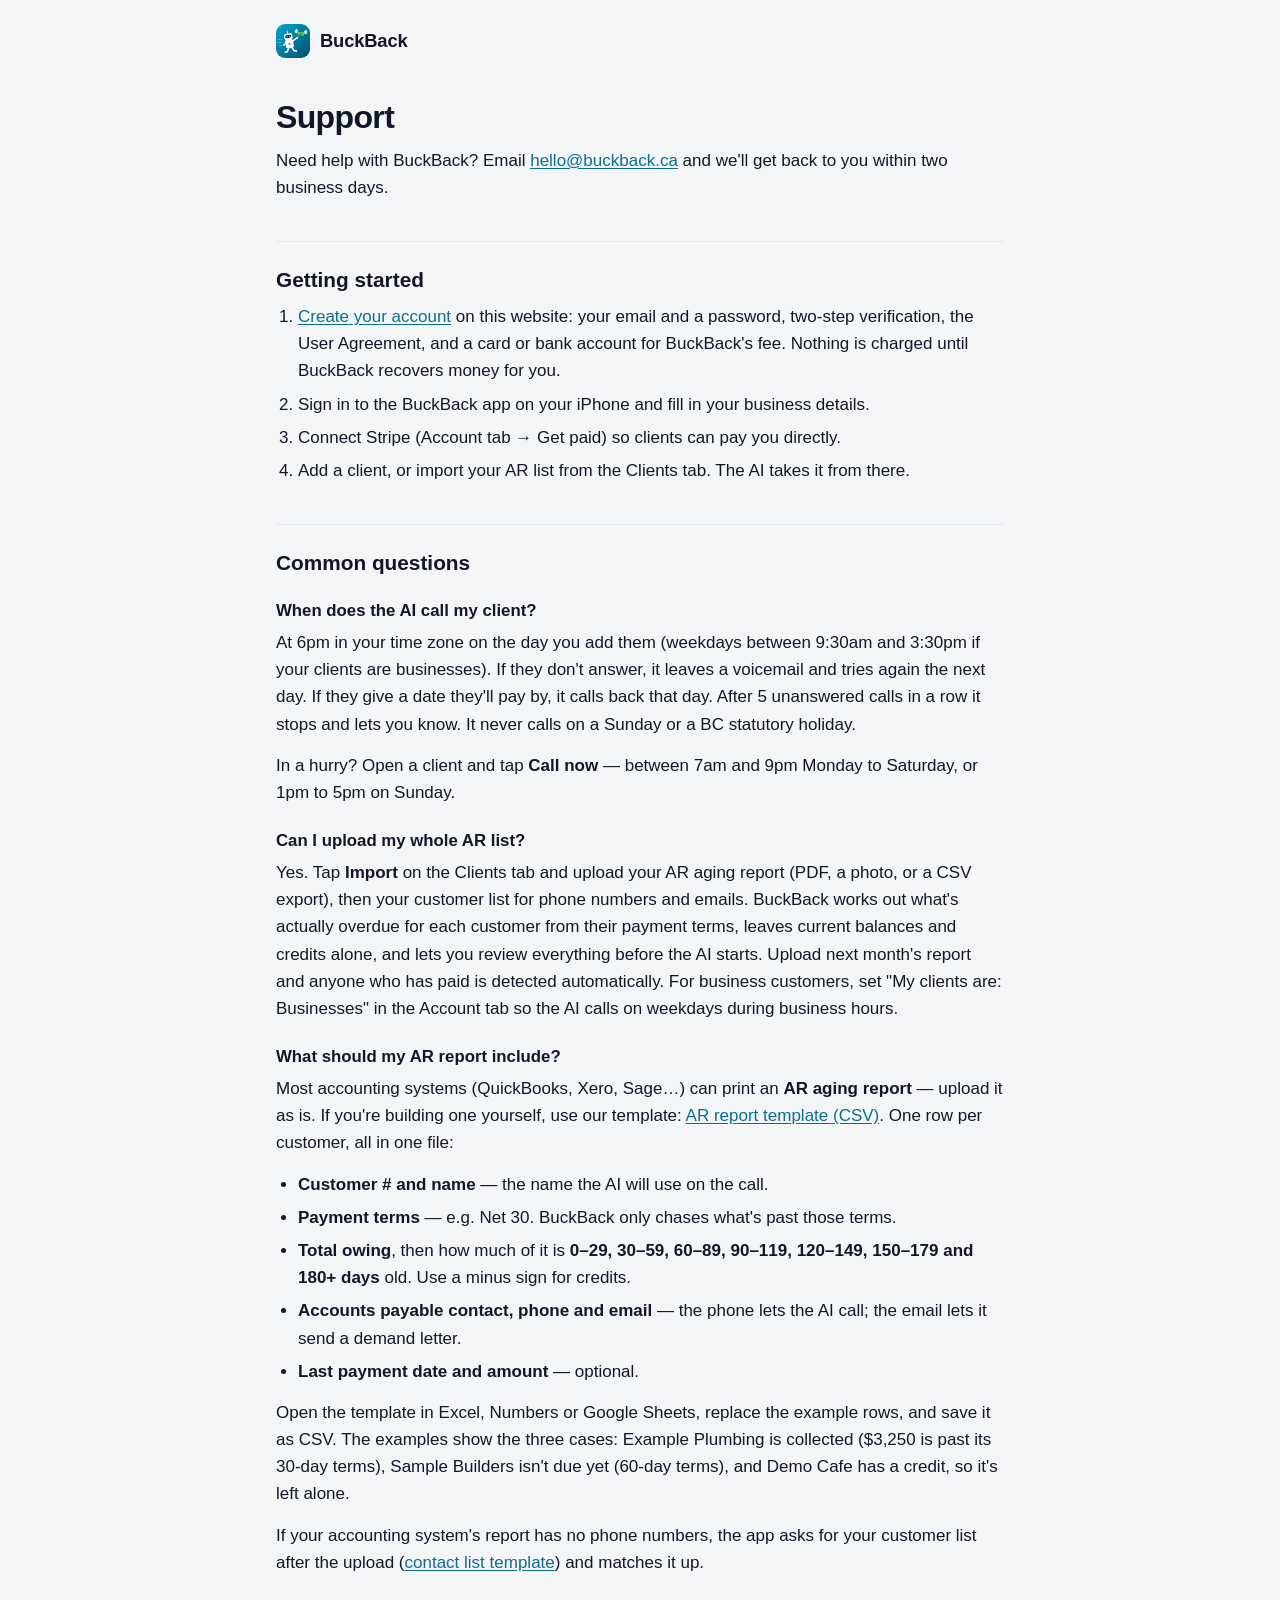
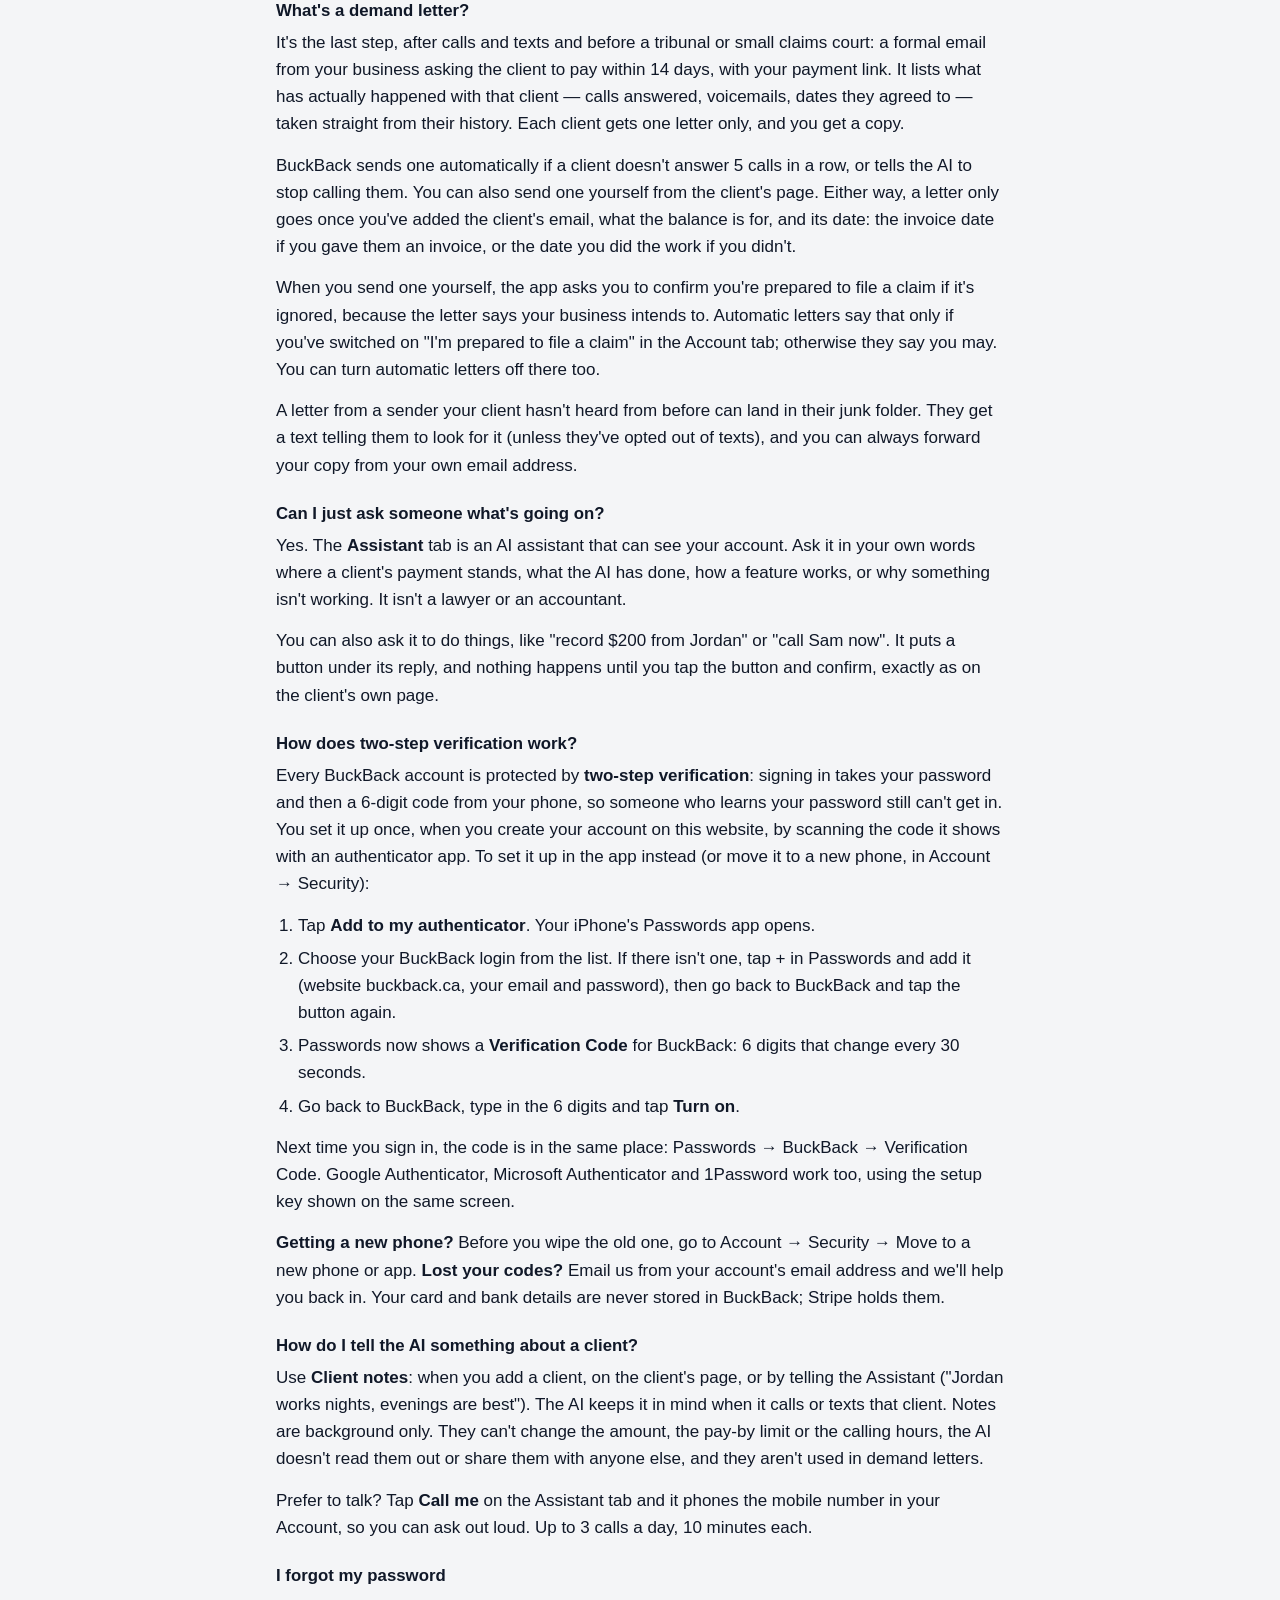
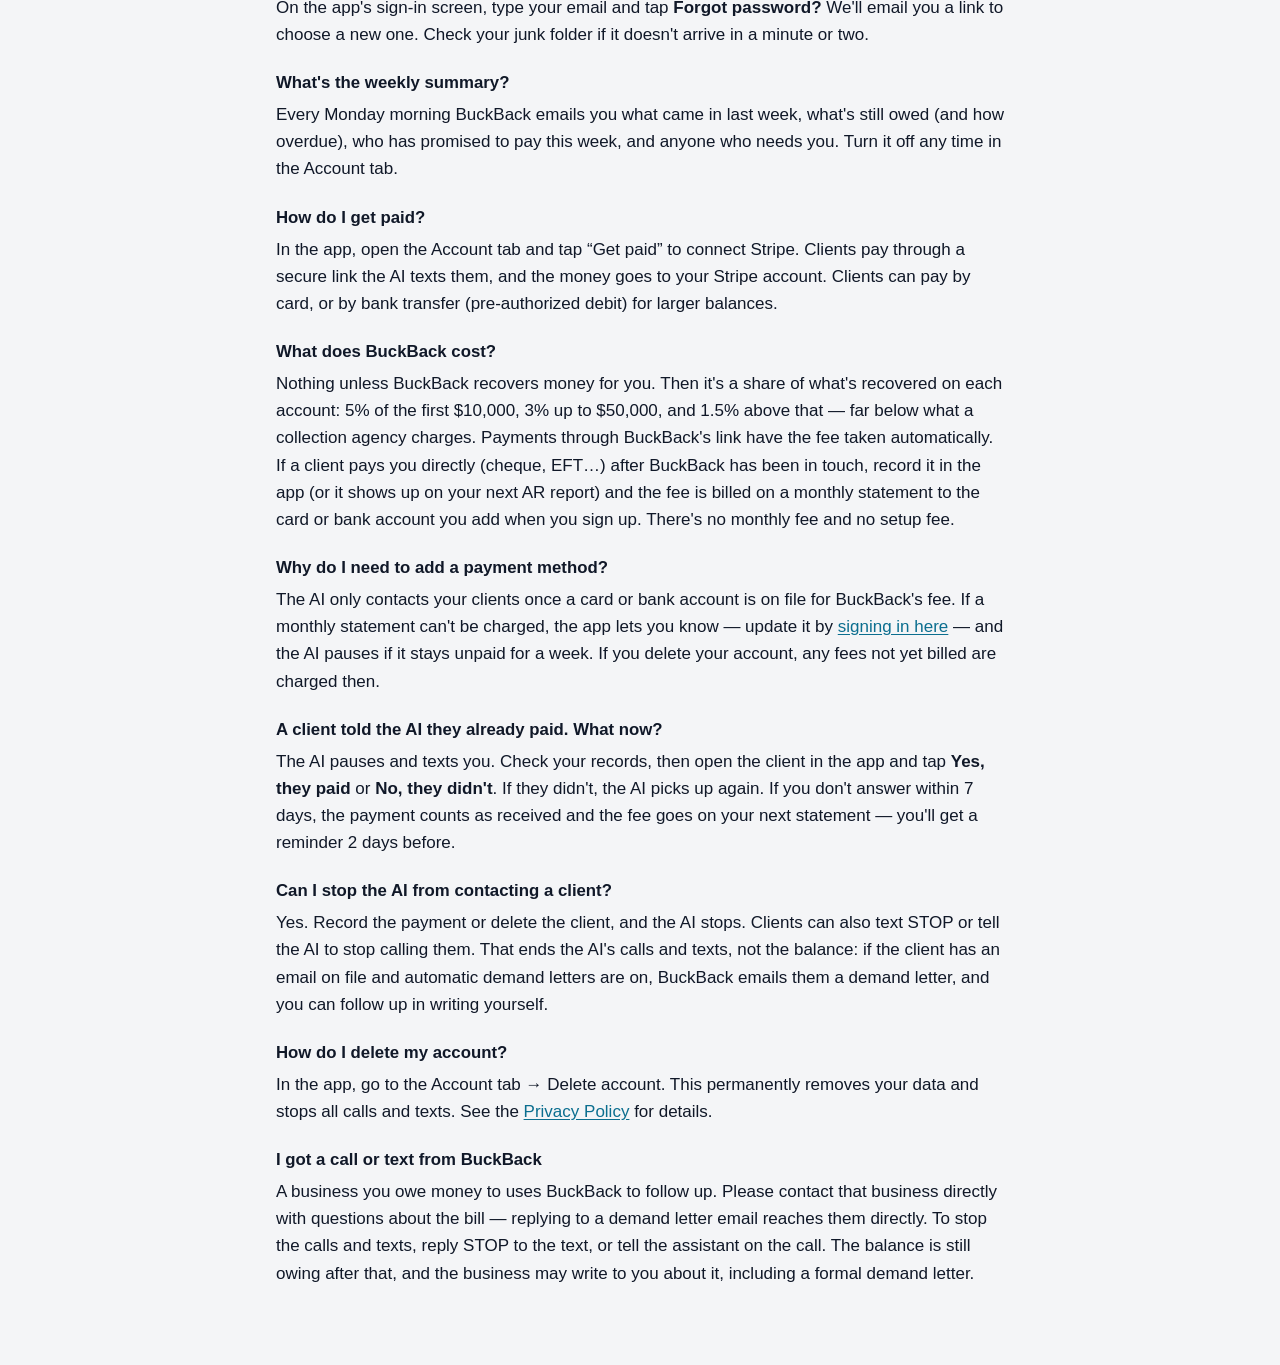
<file: support.html>
<!doctype html>
<html lang="en">
<head>
<meta charset="utf-8">
<meta name="viewport" content="width=device-width, initial-scale=1">
<title>BuckBack Support</title>
<link rel="stylesheet" href="style.css">
</head>
<body>
<main>
<p class="back"><a href="index.html">BuckBack</a></p>
<h1>Support</h1>

<p>Need help with BuckBack? Email
<a href="mailto:hello@buckback.ca">hello@buckback.ca</a> and we'll get back to
you within two business days.</p>

<h2>Getting started</h2>
<ol>
<li><a href="signup.html">Create your account</a> on this website: your email and a password, two-step verification,
the User Agreement, and a card or bank account for BuckBack's fee. Nothing is charged until BuckBack recovers money for you.</li>
<li>Sign in to the BuckBack app on your iPhone and fill in your business details.</li>
<li>Connect Stripe (Account tab → Get paid) so clients can pay you directly.</li>
<li>Add a client, or import your AR list from the Clients tab. The AI takes it from there.</li>
</ol>

<h2>Common questions</h2>

<h3>When does the AI call my client?</h3>
<p>At 6pm in your time zone on the day you add them (weekdays between 9:30am and 3:30pm if your
clients are businesses). If they don't answer, it leaves a voicemail and tries again the next day.
If they give a date they'll pay by, it calls back that day. After 5 unanswered calls in a row it
stops and lets you know. It never calls on a Sunday or a BC statutory holiday.</p>
<p>In a hurry? Open a client and tap <strong>Call now</strong> — between 7am and 9pm Monday to
Saturday, or 1pm to 5pm on Sunday.</p>

<h3>Can I upload my whole AR list?</h3>
<p>Yes. Tap <strong>Import</strong> on the Clients tab and upload your AR aging report (PDF, a photo,
or a CSV export), then your customer list for phone numbers and emails. BuckBack works out what's
actually overdue for each customer from their payment terms, leaves current balances and credits
alone, and lets you review everything before the AI starts. Upload next month's report and anyone
who has paid is detected automatically. For business customers, set "My clients are: Businesses" in
the Account tab so the AI calls on weekdays during business hours.</p>

<h3 id="ar-template">What should my AR report include?</h3>
<p>Most accounting systems (QuickBooks, Xero, Sage…) can print an <strong>AR aging report</strong> —
upload it as is. If you're building one yourself, use our template:
<a href="ar-template.csv" download>AR report template (CSV)</a>. One row per customer, all in one file:</p>
<ul>
<li><strong>Customer # and name</strong> — the name the AI will use on the call.</li>
<li><strong>Payment terms</strong> — e.g. Net 30. BuckBack only chases what's past those terms.</li>
<li><strong>Total owing</strong>, then how much of it is <strong>0–29, 30–59, 60–89, 90–119, 120–149, 150–179 and 180+ days</strong> old.
Use a minus sign for credits.</li>
<li><strong>Accounts payable contact, phone and email</strong> — the phone lets the AI call; the email lets it send a demand letter.</li>
<li><strong>Last payment date and amount</strong> — optional.</li>
</ul>
<p>Open the template in Excel, Numbers or Google Sheets, replace the example rows, and save it as
CSV. The examples show the three cases: Example Plumbing is collected ($3,250 is past its 30-day
terms), Sample Builders isn't due yet (60-day terms), and Demo Cafe has a credit, so it's left alone.</p>
<p>If your accounting system's report has no phone numbers, the app asks for your customer list
after the upload (<a href="contacts-template.csv" download>contact list template</a>) and matches it up.</p>

<h3>What's a demand letter?</h3>
<p>It's the last step, after calls and texts and before a tribunal or small claims court: a formal
email from your business asking the client to pay within 14 days, with your payment link. It lists
what has actually happened with that client — calls answered, voicemails, dates they agreed to —
taken straight from their history. Each client gets one letter only, and you get a copy.</p>
<p>BuckBack sends one automatically if a client doesn't answer 5 calls in a row, or tells the AI to
stop calling them. You can also send one yourself from the client's page. Either way, a letter only
goes once you've added the client's email, what the balance is for, and its date: the invoice date
if you gave them an invoice, or the date you did the work if you didn't.</p>
<p>When you send one yourself, the app asks you to confirm you're prepared to file a claim if it's
ignored, because the letter says your business intends to. Automatic letters say that only if
you've switched on "I'm prepared to file a claim" in the Account tab; otherwise they say you may.
You can turn automatic letters off there too.</p>
<p>A letter from a sender your client hasn't heard from before can land in their junk folder. They
get a text telling them to look for it (unless they've opted out of texts), and you can always
forward your copy from your own email address.</p>

<h3>Can I just ask someone what's going on?</h3>
<p>Yes. The <strong>Assistant</strong> tab is an AI assistant that can see your account. Ask it in your own
words where a client's payment stands, what the AI has done, how a feature works, or why something isn't
working. It isn't a lawyer or an accountant.</p>
<p>You can also ask it to do things, like "record $200 from Jordan" or "call Sam now". It puts a button
under its reply, and nothing happens until you tap the button and confirm, exactly as on the client's own
page.</p>

<h3>How does two-step verification work?</h3>
<p>Every BuckBack account is protected by <strong>two-step verification</strong>: signing in takes your
password and then a 6-digit code from your phone, so someone who learns your password still can't get in.
You set it up once, when you create your account on this website, by scanning the code it shows with an
authenticator app. To set it up in the app instead (or move it to a new phone, in Account → Security):</p>
<ol>
<li>Tap <strong>Add to my authenticator</strong>. Your iPhone's Passwords app opens.</li>
<li>Choose your BuckBack login from the list. If there isn't one, tap + in Passwords and add it (website
buckback.ca, your email and password), then go back to BuckBack and tap the button again.</li>
<li>Passwords now shows a <strong>Verification Code</strong> for BuckBack: 6 digits that change every 30
seconds.</li>
<li>Go back to BuckBack, type in the 6 digits and tap <strong>Turn on</strong>.</li>
</ol>
<p>Next time you sign in, the code is in the same place: Passwords → BuckBack → Verification Code. Google
Authenticator, Microsoft Authenticator and 1Password work too, using the setup key shown on the same
screen.</p>
<p><strong>Getting a new phone?</strong> Before you wipe the old one, go to Account → Security → Move to a
new phone or app. <strong>Lost your codes?</strong> Email us from your account's email address and we'll
help you back in. Your card and bank details are never stored in BuckBack; Stripe holds them.</p>

<h3>How do I tell the AI something about a client?</h3>
<p>Use <strong>Client notes</strong>: when you add a client, on the client's page, or by telling the
Assistant ("Jordan works nights, evenings are best"). The AI keeps it in mind when it calls or texts that
client. Notes are background only. They can't change the amount, the pay-by limit or the calling hours,
the AI doesn't read them out or share them with anyone else, and they aren't used in demand letters.</p>
<p>Prefer to talk? Tap <strong>Call me</strong> on the Assistant tab and it phones the mobile number in
your Account, so you can ask out loud. Up to 3 calls a day, 10 minutes each.</p>

<h3>I forgot my password</h3>
<p>On the app's sign-in screen, type your email and tap <strong>Forgot password?</strong> We'll
email you a link to choose a new one. Check your junk folder if it doesn't arrive in a minute or two.</p>

<h3>What's the weekly summary?</h3>
<p>Every Monday morning BuckBack emails you what came in last week, what's still owed (and how
overdue), who has promised to pay this week, and anyone who needs you. Turn it off any time in the
Account tab.</p>

<h3>How do I get paid?</h3>
<p>In the app, open the Account tab and tap “Get paid” to connect Stripe. Clients pay through a secure link the AI texts them, and the
money goes to your Stripe account. Clients can pay by card, or by bank transfer (pre-authorized
debit) for larger balances.</p>

<h3>What does BuckBack cost?</h3>
<p>Nothing unless BuckBack recovers money for you. Then it's a share of what's recovered on each
account: 5% of the first $10,000, 3% up to $50,000, and 1.5% above that — far below what a
collection agency charges. Payments through BuckBack's link have the fee taken automatically.
If a client pays you directly (cheque, EFT…) after BuckBack has been in touch, record it in the
app (or it shows up on your next AR report) and the fee is billed on a monthly statement to the
card or bank account you add when you sign up. There's no monthly fee and no setup fee.</p>

<h3>Why do I need to add a payment method?</h3>
<p>The AI only contacts your clients once a card or bank account is on file for BuckBack's fee.
If a monthly statement can't be charged, the app lets you know — update it by
<a href="signup.html#signin">signing in here</a> — and the AI pauses if it
stays unpaid for a week. If you delete your account, any fees not yet billed are charged then.</p>

<h3>A client told the AI they already paid. What now?</h3>
<p>The AI pauses and texts you. Check your records, then open the client in the app and tap
<strong>Yes, they paid</strong> or <strong>No, they didn't</strong>. If they didn't, the AI picks
up again. If you don't answer within 7 days, the payment counts as received and the fee goes on
your next statement — you'll get a reminder 2 days before.</p>

<h3>Can I stop the AI from contacting a client?</h3>
<p>Yes. Record the payment or delete the client, and the AI stops. Clients can also text STOP or tell the
AI to stop calling them. That ends the AI's calls and texts, not the balance: if the client has an email on
file and automatic demand letters are on, BuckBack emails them a demand letter, and you can follow up
in writing yourself.</p>

<h3>How do I delete my account?</h3>
<p>In the app, go to the Account tab → Delete account. This permanently removes your data and stops all
calls and texts. See the <a href="privacy.html">Privacy Policy</a> for details.</p>

<h3>I got a call or text from BuckBack</h3>
<p>A business you owe money to uses BuckBack to follow up. Please contact that business
directly with questions about the bill — replying to a demand letter email reaches them directly.
To stop the calls and texts, reply STOP to the text, or tell the assistant on the call. The balance is
still owing after that, and the business may write to you about it, including a formal demand letter.</p>
</main>
</body>
</html>
</file>
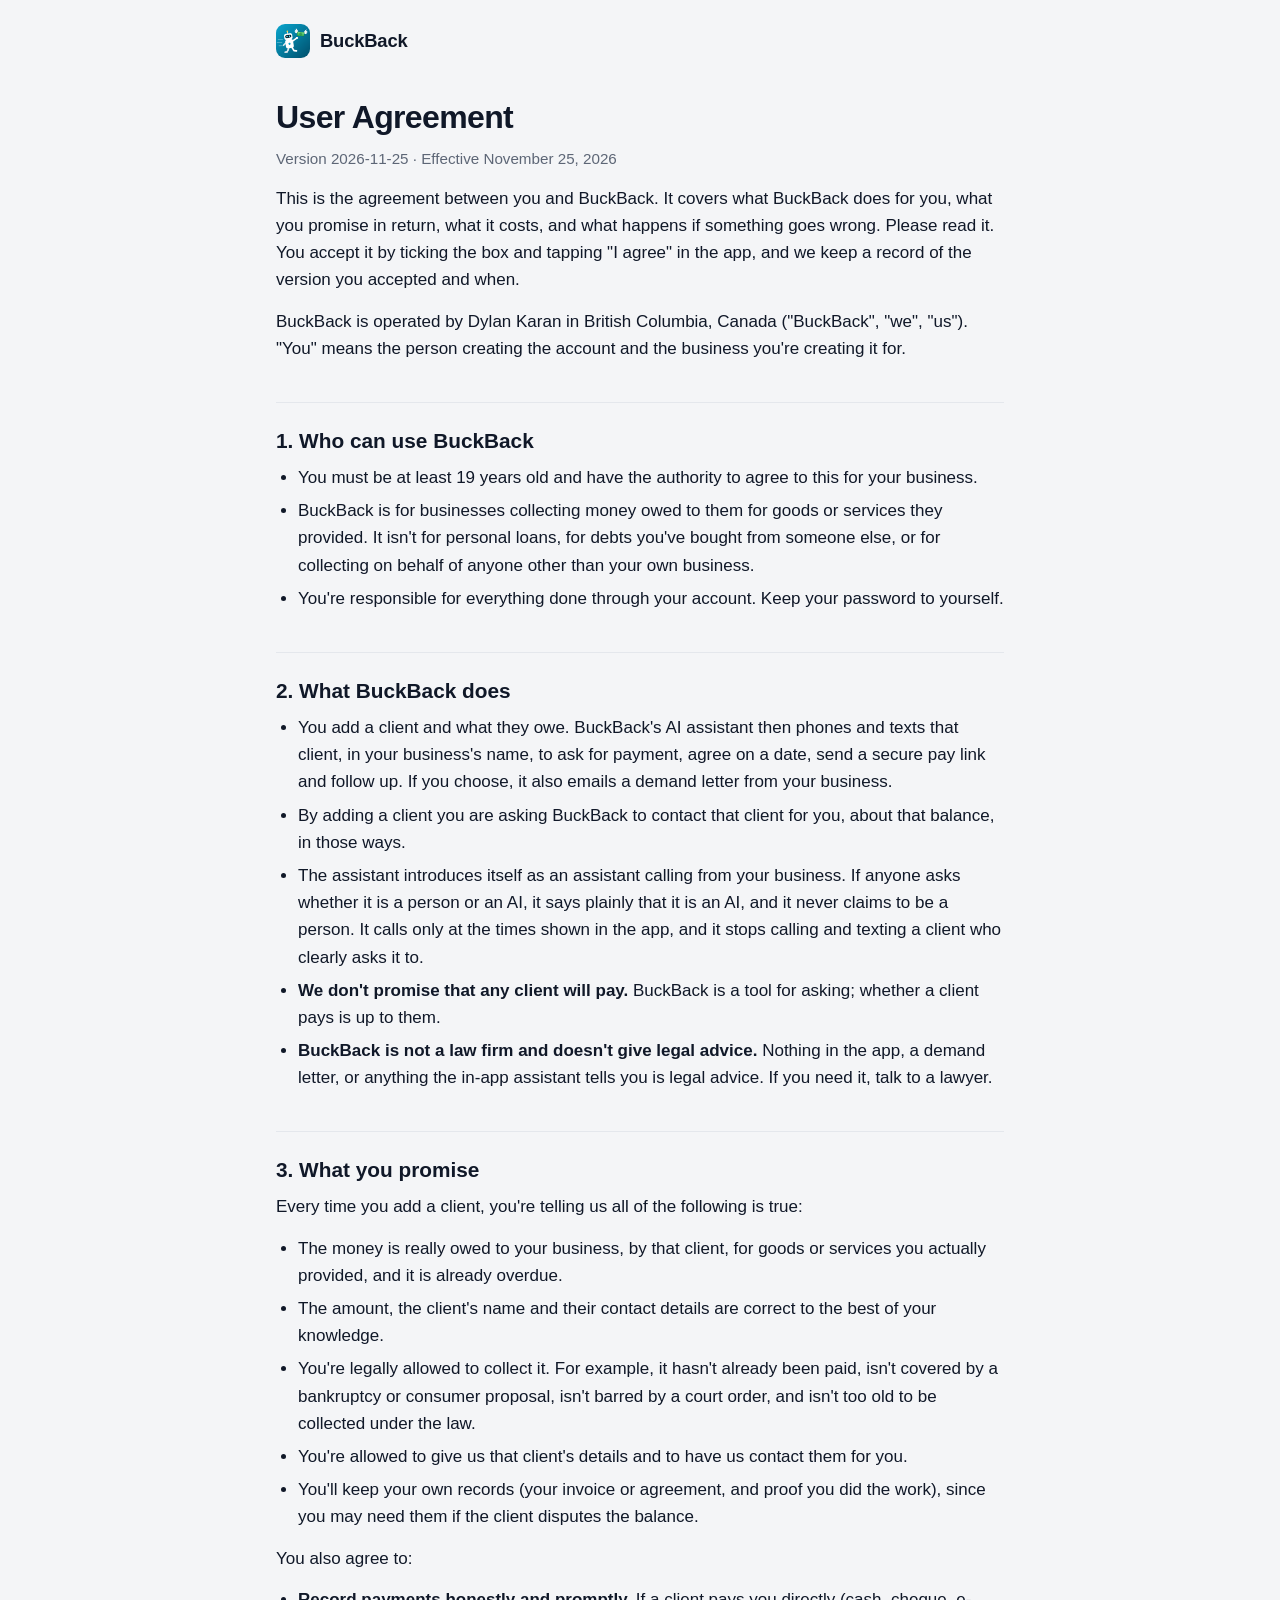
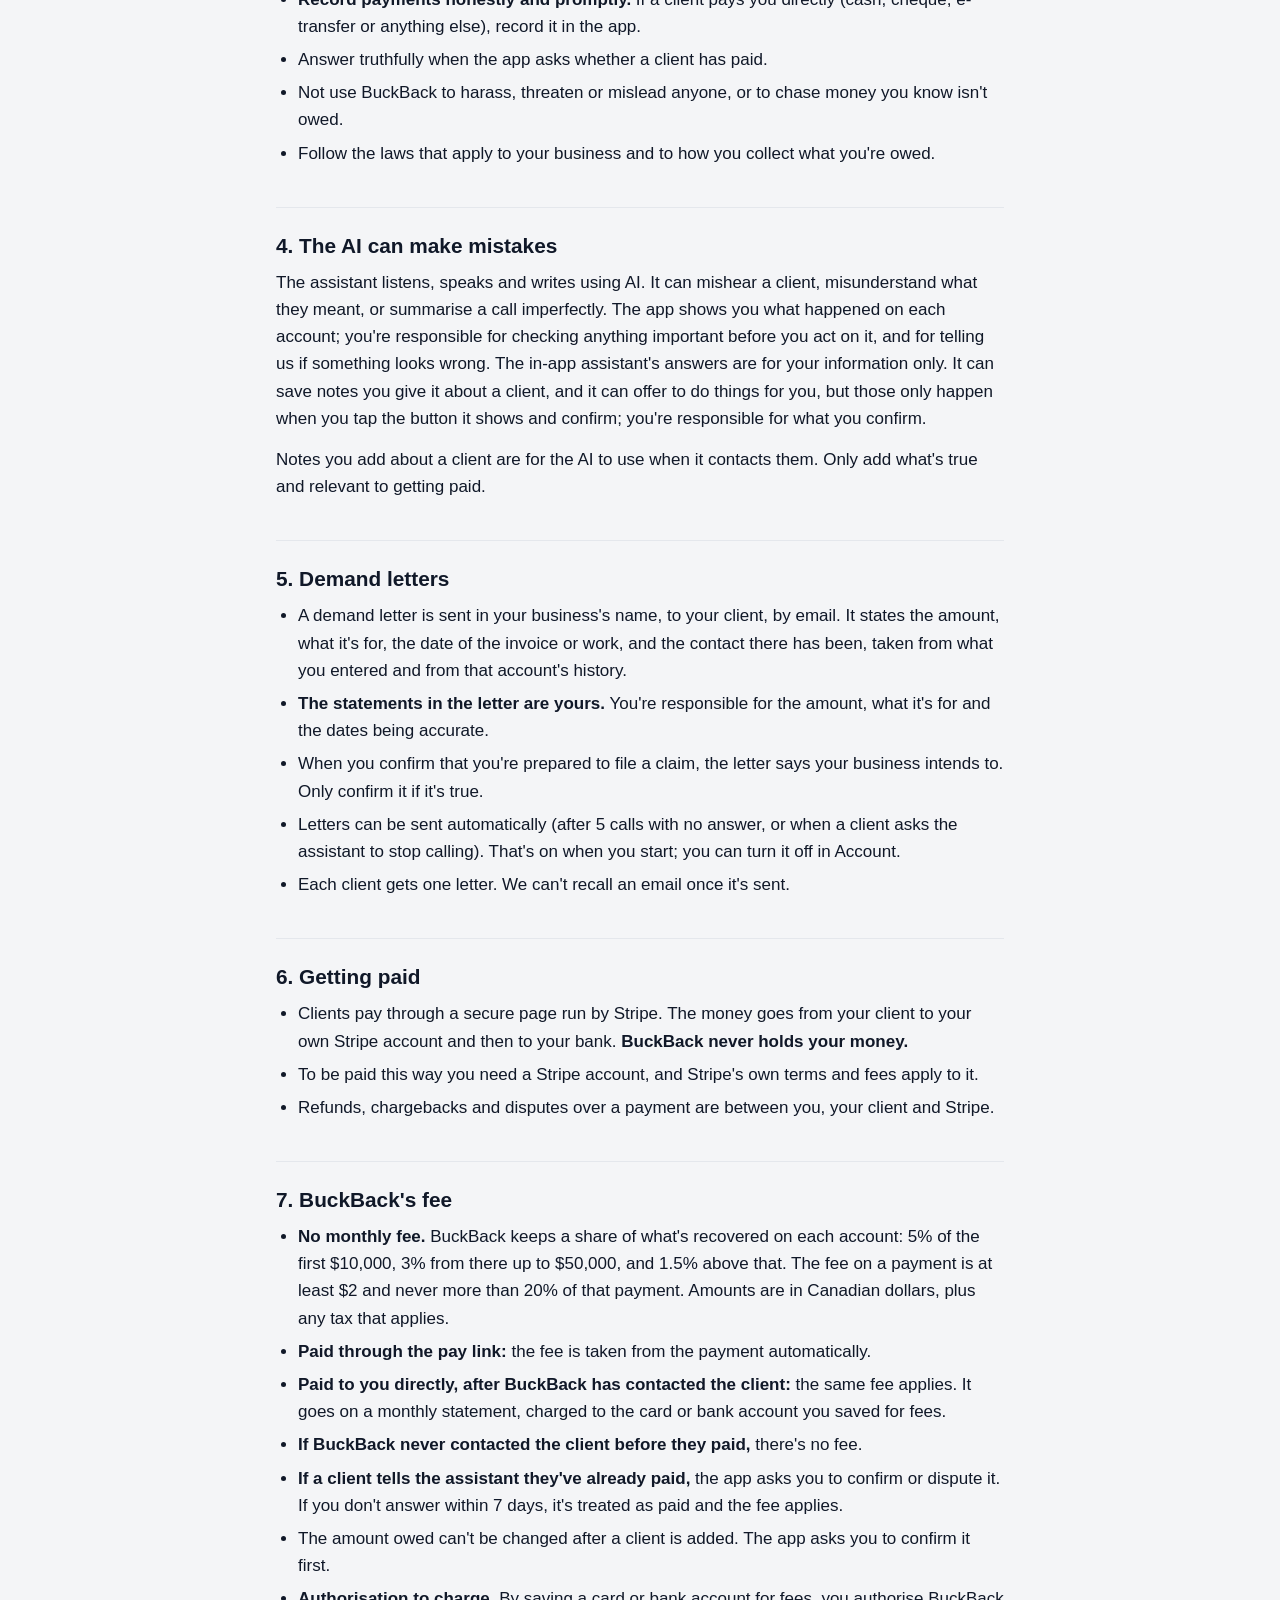
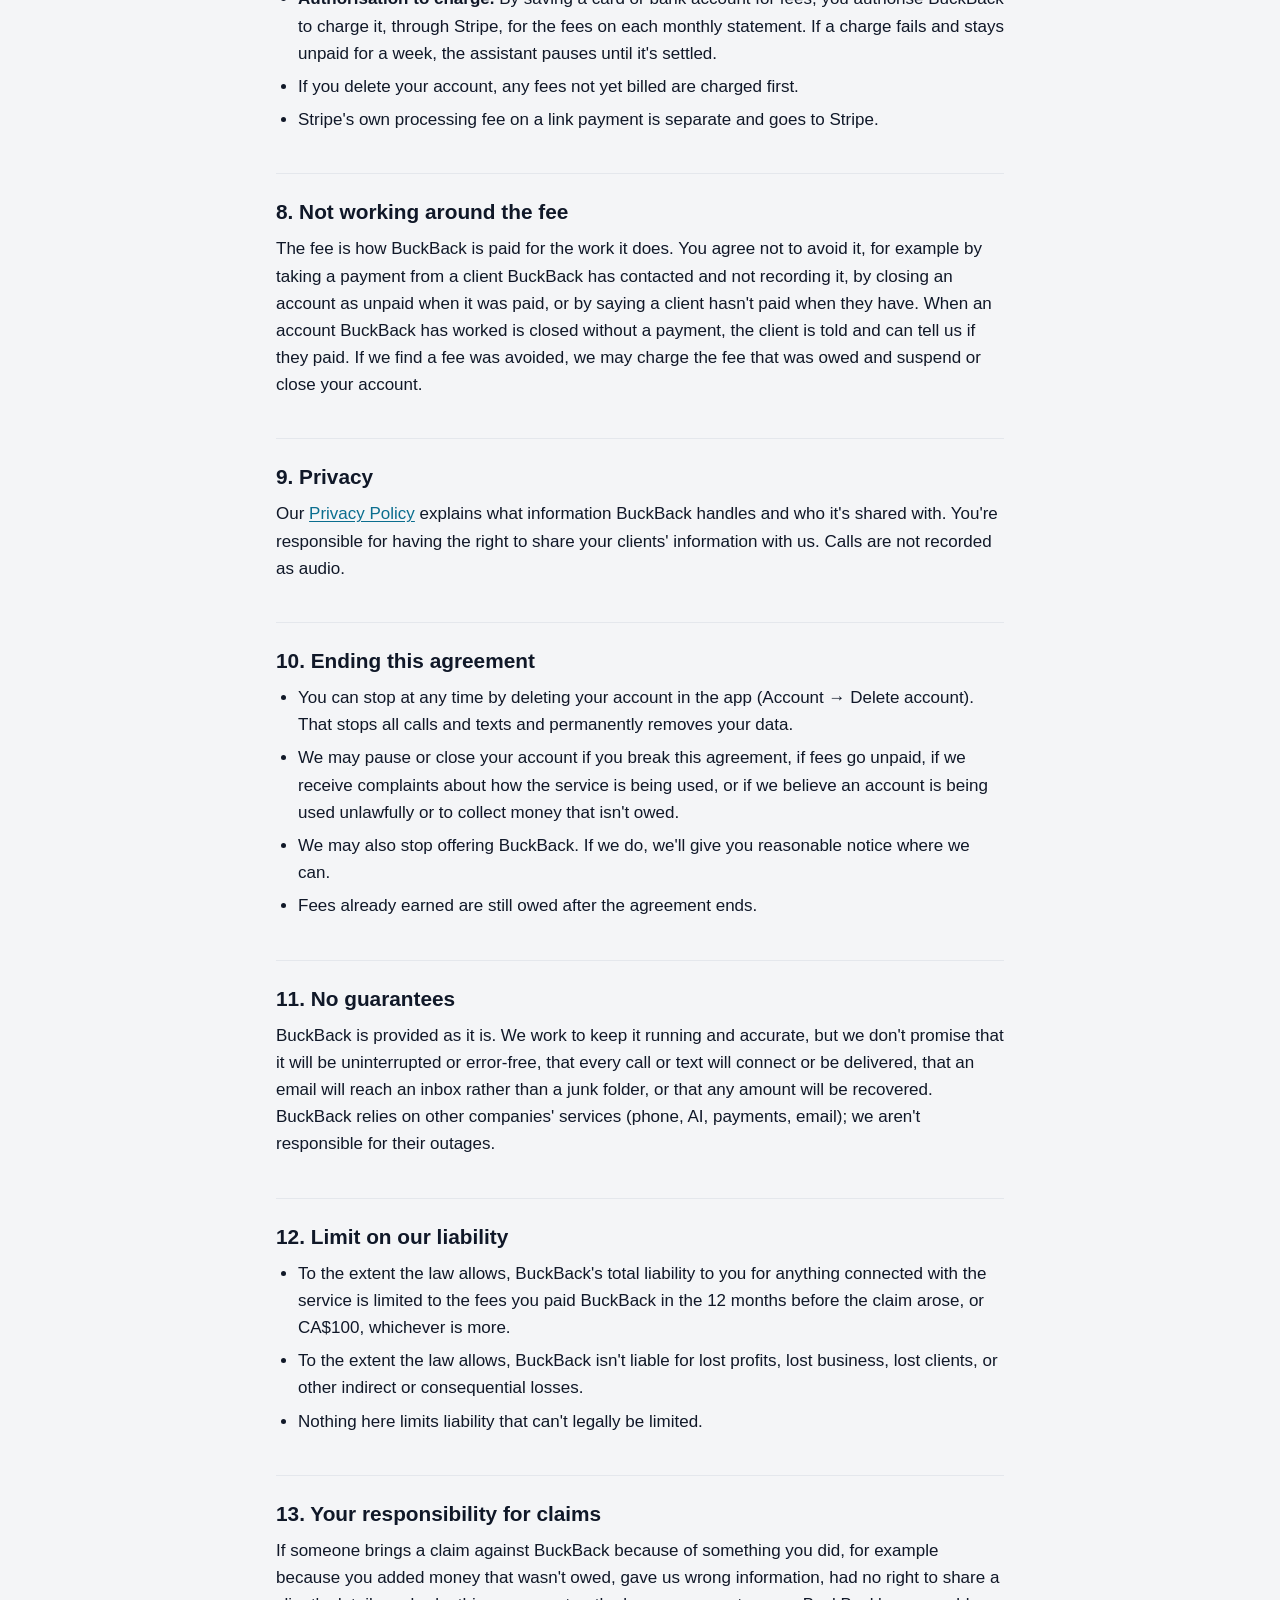
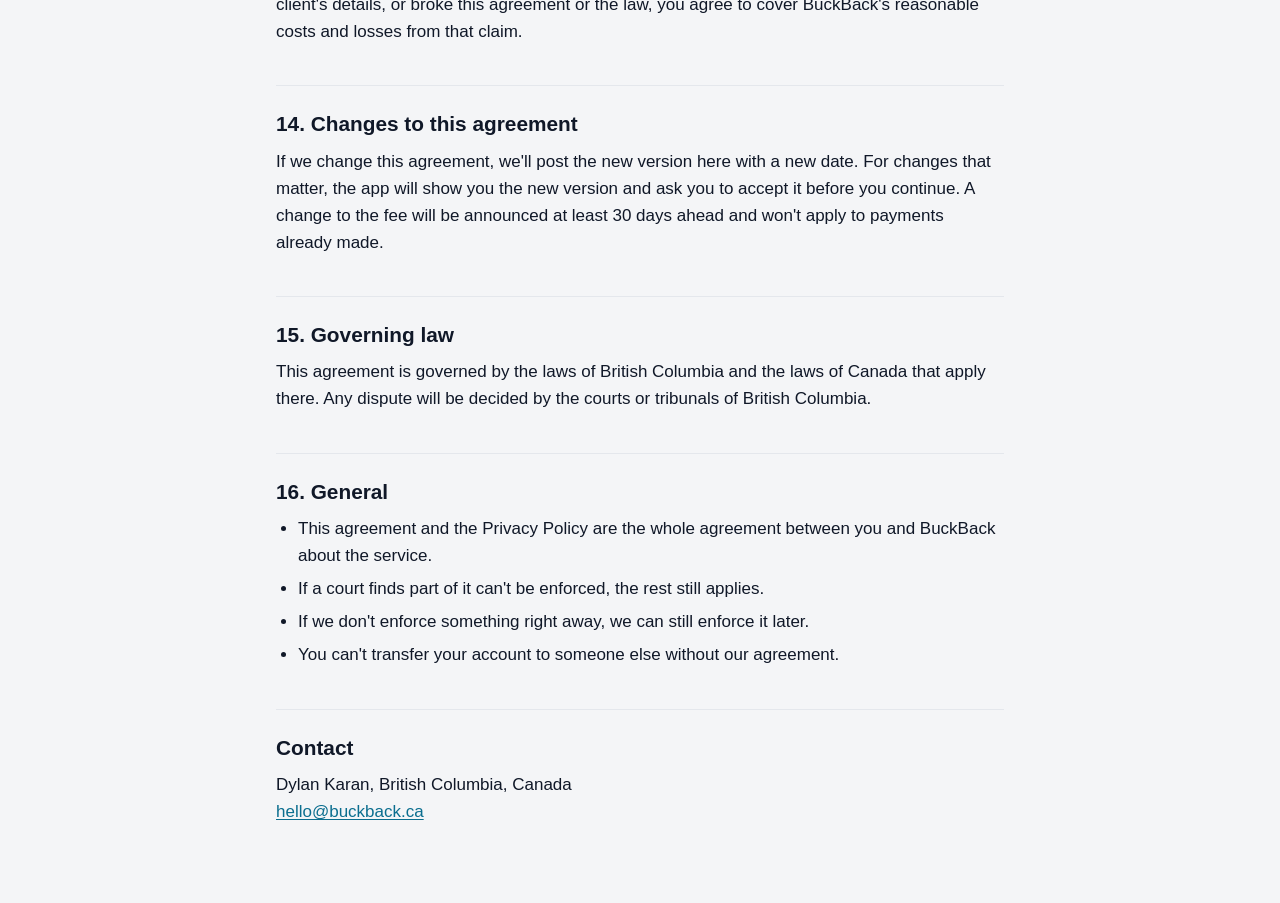
<file: terms.html>
<!doctype html>
<html lang="en">
<head>
<meta charset="utf-8">
<meta name="viewport" content="width=device-width, initial-scale=1">
<title>BuckBack User Agreement</title>
<link rel="stylesheet" href="style.css">
</head>
<body>
<main>
<!-- Not a link: the app opens this page, and the home page offers sign-up (App Store 3.1.1). -->
<p class="back"><span>BuckBack</span></p>
<h1>User Agreement</h1>
<p class="meta">Version 2026-11-25 · Effective November 25, 2026</p>

<p>This is the agreement between you and BuckBack. It covers what BuckBack does for you, what you
promise in return, what it costs, and what happens if something goes wrong. Please read it. You
accept it by ticking the box and tapping "I agree" in the app, and we keep a record of the version
you accepted and when.</p>

<p>BuckBack is operated by Dylan Karan in British Columbia, Canada ("BuckBack", "we", "us").
"You" means the person creating the account and the business you're creating it for.</p>

<h2>1. Who can use BuckBack</h2>
<ul>
  <li>You must be at least 19 years old and have the authority to agree to this for your
    business.</li>
  <li>BuckBack is for businesses collecting money owed to them for goods or services they
    provided. It isn't for personal loans, for debts you've bought from someone else, or for
    collecting on behalf of anyone other than your own business.</li>
  <li>You're responsible for everything done through your account. Keep your password to
    yourself.</li>
</ul>

<h2>2. What BuckBack does</h2>
<ul>
  <li>You add a client and what they owe. BuckBack's AI assistant then phones and texts that
    client, in your business's name, to ask for payment, agree on a date, send a secure pay link
    and follow up. If you choose, it also emails a demand letter from your business.</li>
  <li>By adding a client you are asking BuckBack to contact that client for you, about that
    balance, in those ways.</li>
  <li>The assistant introduces itself as an assistant calling from your business. If anyone asks
    whether it is a person or an AI, it says plainly that it is an AI, and it never claims to be a
    person. It calls only
    at the times shown in the app, and it stops calling and texting a client who clearly asks it
    to.</li>
  <li><strong>We don't promise that any client will pay.</strong> BuckBack is a tool for asking;
    whether a client pays is up to them.</li>
  <li><strong>BuckBack is not a law firm and doesn't give legal advice.</strong> Nothing in the
    app, a demand letter, or anything the in-app assistant tells you is legal advice. If you need
    it, talk to a lawyer.</li>
</ul>

<h2>3. What you promise</h2>
<p>Every time you add a client, you're telling us all of the following is true:</p>
<ul>
  <li>The money is really owed to your business, by that client, for goods or services you
    actually provided, and it is already overdue.</li>
  <li>The amount, the client's name and their contact details are correct to the best of your
    knowledge.</li>
  <li>You're legally allowed to collect it. For example, it hasn't already been paid, isn't
    covered by a bankruptcy or consumer proposal, isn't barred by a court order, and isn't too old
    to be collected under the law.</li>
  <li>You're allowed to give us that client's details and to have us contact them for you.</li>
  <li>You'll keep your own records (your invoice or agreement, and proof you did the work), since
    you may need them if the client disputes the balance.</li>
</ul>
<p>You also agree to:</p>
<ul>
  <li><strong>Record payments honestly and promptly.</strong> If a client pays you directly (cash,
    cheque, e-transfer or anything else), record it in the app.</li>
  <li>Answer truthfully when the app asks whether a client has paid.</li>
  <li>Not use BuckBack to harass, threaten or mislead anyone, or to chase money you know isn't
    owed.</li>
  <li>Follow the laws that apply to your business and to how you collect what you're owed.</li>
</ul>

<h2>4. The AI can make mistakes</h2>
<p>The assistant listens, speaks and writes using AI. It can mishear a client, misunderstand what
they meant, or summarise a call imperfectly. The app shows you what happened on each account;
you're responsible for checking anything important before you act on it, and for telling us if
something looks wrong. The in-app assistant's answers are for your information only. It can save
notes you give it about a client, and it can offer to do things for you, but those only happen
when you tap the button it shows and confirm; you're responsible for what you confirm.</p>
<p>Notes you add about a client are for the AI to use when it contacts them. Only add what's true
and relevant to getting paid.</p>

<h2>5. Demand letters</h2>
<ul>
  <li>A demand letter is sent in your business's name, to your client, by email. It states the
    amount, what it's for, the date of the invoice or work, and the contact there has been, taken
    from what you entered and from that account's history.</li>
  <li><strong>The statements in the letter are yours.</strong> You're responsible for the amount,
    what it's for and the dates being accurate.</li>
  <li>When you confirm that you're prepared to file a claim, the letter says your business
    intends to. Only confirm it if it's true.</li>
  <li>Letters can be sent automatically (after 5 calls with no answer, or when a client asks the
    assistant to stop calling). That's on when you start; you can turn it off in Account.</li>
  <li>Each client gets one letter. We can't recall an email once it's sent.</li>
</ul>

<h2>6. Getting paid</h2>
<ul>
  <li>Clients pay through a secure page run by Stripe. The money goes from your client to your
    own Stripe account and then to your bank. <strong>BuckBack never holds your money.</strong></li>
  <li>To be paid this way you need a Stripe account, and Stripe's own terms and fees apply to
    it.</li>
  <li>Refunds, chargebacks and disputes over a payment are between you, your client and
    Stripe.</li>
</ul>

<h2>7. BuckBack's fee</h2>
<ul>
  <li><strong>No monthly fee.</strong> BuckBack keeps a share of what's recovered on each account:
    5% of the first $10,000, 3% from there up to $50,000, and 1.5% above that. The fee on a
    payment is at least $2 and never more than 20% of that payment. Amounts are in Canadian
    dollars, plus any tax that applies.</li>
  <li><strong>Paid through the pay link:</strong> the fee is taken from the payment
    automatically.</li>
  <li><strong>Paid to you directly, after BuckBack has contacted the client:</strong> the same fee
    applies. It goes on a monthly statement, charged to the card or bank account you saved for
    fees.</li>
  <li><strong>If BuckBack never contacted the client before they paid,</strong> there's no
    fee.</li>
  <li><strong>If a client tells the assistant they've already paid,</strong> the app asks you to
    confirm or dispute it. If you don't answer within 7 days, it's treated as paid and the fee
    applies.</li>
  <li>The amount owed can't be changed after a client is added. The app asks you to confirm it
    first.</li>
  <li><strong>Authorisation to charge.</strong> By saving a card or bank account for fees, you
    authorise BuckBack to charge it, through Stripe, for the fees on each monthly statement. If a
    charge fails and stays unpaid for a week, the assistant pauses until it's settled.</li>
  <li>If you delete your account, any fees not yet billed are charged first.</li>
  <li>Stripe's own processing fee on a link payment is separate and goes to Stripe.</li>
</ul>

<h2>8. Not working around the fee</h2>
<p>The fee is how BuckBack is paid for the work it does. You agree not to avoid it, for example by
taking a payment from a client BuckBack has contacted and not recording it, by closing an account
as unpaid when it was paid, or by saying a client hasn't paid when they have. When an account
BuckBack has worked is closed without a payment, the client is told and can tell us if they paid.
If we find a fee was avoided, we may charge the fee that was owed and suspend or close your
account.</p>

<h2>9. Privacy</h2>
<p>Our <a href="privacy.html">Privacy Policy</a> explains what information BuckBack handles and
who it's shared with. You're responsible for having the right to share your clients' information
with us. Calls are not recorded as audio.</p>

<h2>10. Ending this agreement</h2>
<ul>
  <li>You can stop at any time by deleting your account in the app (Account → Delete account).
    That stops all calls and texts and permanently removes your data.</li>
  <li>We may pause or close your account if you break this agreement, if fees go unpaid, if we
    receive complaints about how the service is being used, or if we believe an account is being
    used unlawfully or to collect money that isn't owed.</li>
  <li>We may also stop offering BuckBack. If we do, we'll give you reasonable notice where we
    can.</li>
  <li>Fees already earned are still owed after the agreement ends.</li>
</ul>

<h2>11. No guarantees</h2>
<p>BuckBack is provided as it is. We work to keep it running and accurate, but we don't promise
that it will be uninterrupted or error-free, that every call or text will connect or be
delivered, that an email will reach an inbox rather than a junk folder, or that any amount will
be recovered. BuckBack relies on other companies' services (phone, AI, payments, email); we
aren't responsible for their outages.</p>

<h2>12. Limit on our liability</h2>
<ul>
  <li>To the extent the law allows, BuckBack's total liability to you for anything connected with
    the service is limited to the fees you paid BuckBack in the 12 months before the claim arose,
    or CA$100, whichever is more.</li>
  <li>To the extent the law allows, BuckBack isn't liable for lost profits, lost business, lost
    clients, or other indirect or consequential losses.</li>
  <li>Nothing here limits liability that can't legally be limited.</li>
</ul>

<h2>13. Your responsibility for claims</h2>
<p>If someone brings a claim against BuckBack because of something you did, for example because
you added money that wasn't owed, gave us wrong information, had no right to share a client's
details, or broke this agreement or the law, you agree to cover BuckBack's reasonable costs and
losses from that claim.</p>

<h2>14. Changes to this agreement</h2>
<p>If we change this agreement, we'll post the new version here with a new date. For changes that
matter, the app will show you the new version and ask you to accept it before you continue. A
change to the fee will be announced at least 30 days ahead and won't apply to payments already
made.</p>

<h2>15. Governing law</h2>
<p>This agreement is governed by the laws of British Columbia and the laws of Canada that apply
there. Any dispute will be decided by the courts or tribunals of British Columbia.</p>

<h2>16. General</h2>
<ul>
  <li>This agreement and the Privacy Policy are the whole agreement between you and BuckBack
    about the service.</li>
  <li>If a court finds part of it can't be enforced, the rest still applies.</li>
  <li>If we don't enforce something right away, we can still enforce it later.</li>
  <li>You can't transfer your account to someone else without our agreement.</li>
</ul>

<h2>Contact</h2>
<p>Dylan Karan, British Columbia, Canada<br>
<a href="mailto:hello@buckback.ca">hello@buckback.ca</a></p>
</main>
</body>
</html>
</file>
<file: style.css>
/* buckback.ca — one stylesheet for every page. Colours match the app's
   theme (App.js, `light` / `dark`). */
:root {
  --bg: #f4f5f7;
  --surface: #ffffff;
  --text: #101828;
  --muted: #5d6676;
  --rule: #e4e7ec;
  --accent: #0b6e8f;
  --accent-hover: #095a75;
  --accent-text: #0b6e8f;
  --accent-soft: #e7f3f7;
  --on-accent: #ffffff;
  --error: #b42318;
  --shadow: 0 1px 2px rgba(16, 24, 40, 0.06), 0 8px 24px rgba(16, 24, 40, 0.06);
}
@media (prefers-color-scheme: dark) {
  :root {
    --bg: #0b0f14;
    --surface: #151b23;
    --text: #f2f4f7;
    --muted: #a3acb9;
    --rule: #263040;
    --accent: #1a86a8;
    --accent-hover: #2196bb;
    --accent-text: #62c3e0;
    --accent-soft: #11303b;
    --error: #f97066;
    --shadow: none;
  }
}

* { box-sizing: border-box; }
html { -webkit-text-size-adjust: 100%; }
body {
  margin: 0;
  background: var(--bg);
  color: var(--text);
  font: 17px/1.6 -apple-system, BlinkMacSystemFont, "Segoe UI", Roboto, Helvetica, Arial, sans-serif;
  -webkit-font-smoothing: antialiased;
}
main { max-width: 760px; margin: 0 auto; padding: 24px 16px 64px; }
main.narrow { max-width: 520px; }

h1 { font-size: 2rem; line-height: 1.2; letter-spacing: -0.02em; margin: 0 0 10px; }
h2 { font-size: 1.3rem; line-height: 1.3; margin: 40px 0 10px; padding-top: 24px; border-top: 1px solid var(--rule); }
h3 { font-size: 1.05rem; margin: 22px 0 4px; }
p, ul, ol { margin: 0 0 14px; }
ul, ol { padding-left: 22px; }
li { margin-bottom: 6px; }
a { color: var(--accent-text); text-underline-offset: 2px; }
strong { font-weight: 650; }
.meta { color: var(--muted); font-size: 0.95rem; }
.lede { font-size: 1.15rem; color: var(--muted); }
[hidden] { display: none !important; }

/* The brand bar at the top of every page (<p class="back"><a>BuckBack</a></p>). */
.back { margin: 0 0 32px; }
.back a, .back span {
  display: inline-flex; align-items: center; gap: 10px;
  color: var(--text); text-decoration: none; font-weight: 700; font-size: 1.15rem; letter-spacing: -0.01em;
}
.back a::before, .back span::before {
  content: ""; width: 34px; height: 34px; border-radius: 9px;
  background: url(icon.png) center / cover;
}

/* Cards: a form or a step of setting up. */
.panel {
  background: var(--surface); border: 1px solid var(--rule); border-radius: 16px;
  padding: 28px 24px; box-shadow: var(--shadow);
}
.panel h1 { font-size: 1.6rem; }
.panel > :last-child { margin-bottom: 0; }
.below { text-align: center; color: var(--muted); margin-top: 18px; }

/* Forms. */
label { display: block; font-weight: 600; font-size: 0.95rem; margin: 16px 0 6px; }
input[type=email], input[type=password], input[type=text] {
  width: 100%; font: inherit; padding: 11px 13px; border: 1px solid var(--rule); border-radius: 10px;
  background: var(--bg); color: var(--text);
}
input:focus-visible { outline: 2px solid var(--accent); outline-offset: 1px; border-color: transparent; }
.check { display: flex; gap: 10px; align-items: flex-start; font-weight: normal; font-size: 1rem; margin-top: 18px; }
.check input { margin-top: 5px; flex: none; width: 18px; height: 18px; accent-color: var(--accent); }
.error { color: var(--error); margin-top: 12px; }

/* Buttons (and links that look like them). */
button, .btn {
  display: inline-block; margin-top: 20px; font: inherit; font-weight: 600; text-align: center; text-decoration: none;
  padding: 12px 20px; border: 0; border-radius: 10px; cursor: pointer;
  background: var(--accent); color: var(--on-accent);
}
.panel button:not(.link), .panel .btn { width: 100%; }
button:hover, .btn:hover { background: var(--accent-hover); }
.btn.secondary { background: var(--accent-soft); color: var(--accent-text); }
.btn.secondary:hover { background: var(--accent-soft); filter: brightness(0.97); }
button.link {
  background: none; color: var(--accent-text); padding: 0; margin: 0; font-weight: 600; width: auto;
  text-decoration: underline; text-underline-offset: 2px;
}
button[disabled] { opacity: 0.6; cursor: default; }

/* Setting up: "Step 1 of 3" and the two-step QR code. */
.steps { color: var(--accent-text); font-size: 0.8rem; font-weight: 700; letter-spacing: 0.08em; text-transform: uppercase; margin-bottom: 6px; }
.qr { display: block; width: 200px; height: 200px; background: #fff; padding: 10px; border-radius: 12px; margin: 10px auto 16px; border: 1px solid var(--rule); }
.key { font-family: ui-monospace, SFMono-Regular, Menlo, monospace; font-size: 0.95rem; word-break: break-all; }
.code { letter-spacing: 0.35em; font-size: 1.2rem; text-align: center; }
.note { background: var(--accent-soft); border-radius: 12px; padding: 14px 16px; font-size: 0.97rem; }

/* Home page. */
.hero { display: flex; gap: 32px; align-items: center; padding: 16px 0 8px; }
.hero h1 { font-size: 2.6rem; }
.hero .lede { font-size: 1.2rem; }
.hero-art { flex: none; width: 200px; height: 200px; border-radius: 44px; box-shadow: var(--shadow); }
.cta-row { display: flex; flex-wrap: wrap; gap: 12px; margin-top: 6px; }
.cta-row .btn { margin-top: 12px; }
.cards { display: grid; grid-template-columns: repeat(auto-fit, minmax(210px, 1fr)); gap: 14px; margin: 16px 0; }
.cards .panel { padding: 20px; }
.cards h3 { margin-top: 0; }
.cards p { color: var(--muted); font-size: 0.97rem; margin: 0; }
.num {
  display: inline-grid; place-items: center; width: 28px; height: 28px; border-radius: 50%; margin-bottom: 10px;
  background: var(--accent-soft); color: var(--accent-text); font-weight: 700; font-size: 0.9rem;
}
.rates { list-style: none; padding: 0; margin: 0; }
.rates li { display: flex; justify-content: space-between; gap: 12px; padding: 10px 0; border-bottom: 1px solid var(--rule); margin: 0; }
.rates li:last-child { border-bottom: 0; }
.rates strong { color: var(--accent-text); }
.ticks { list-style: none; padding: 0; }
.ticks li { padding-left: 28px; position: relative; }
.ticks li::before { content: "✓"; position: absolute; left: 4px; color: var(--accent-text); font-weight: 700; }

/* Footer, and the old home-page link list. */
.links { list-style: none; padding: 0; }
.links li { margin-bottom: 10px; font-size: 1.1rem; }
footer { margin-top: 56px; padding-top: 20px; border-top: 1px solid var(--rule); color: var(--muted); font-size: 0.92rem; }
footer a { color: var(--muted); margin-right: 16px; white-space: nowrap; display: inline-block; }

@media (max-width: 640px) {
  h1 { font-size: 1.7rem; }
  .hero { flex-direction: column-reverse; align-items: flex-start; gap: 16px; }
  .hero h1 { font-size: 2rem; }
  .hero-art { width: 96px; height: 96px; border-radius: 22px; }
  .cta-row .btn { flex: 1 1 100%; }
  .panel { padding: 22px 18px; }
}

/* What to do after signing up: get the app. */
.next-steps { padding-left: 1.3em; margin: 0 0 20px; line-height: 1.6; }
.next-steps li { margin-bottom: 6px; }
</file>
